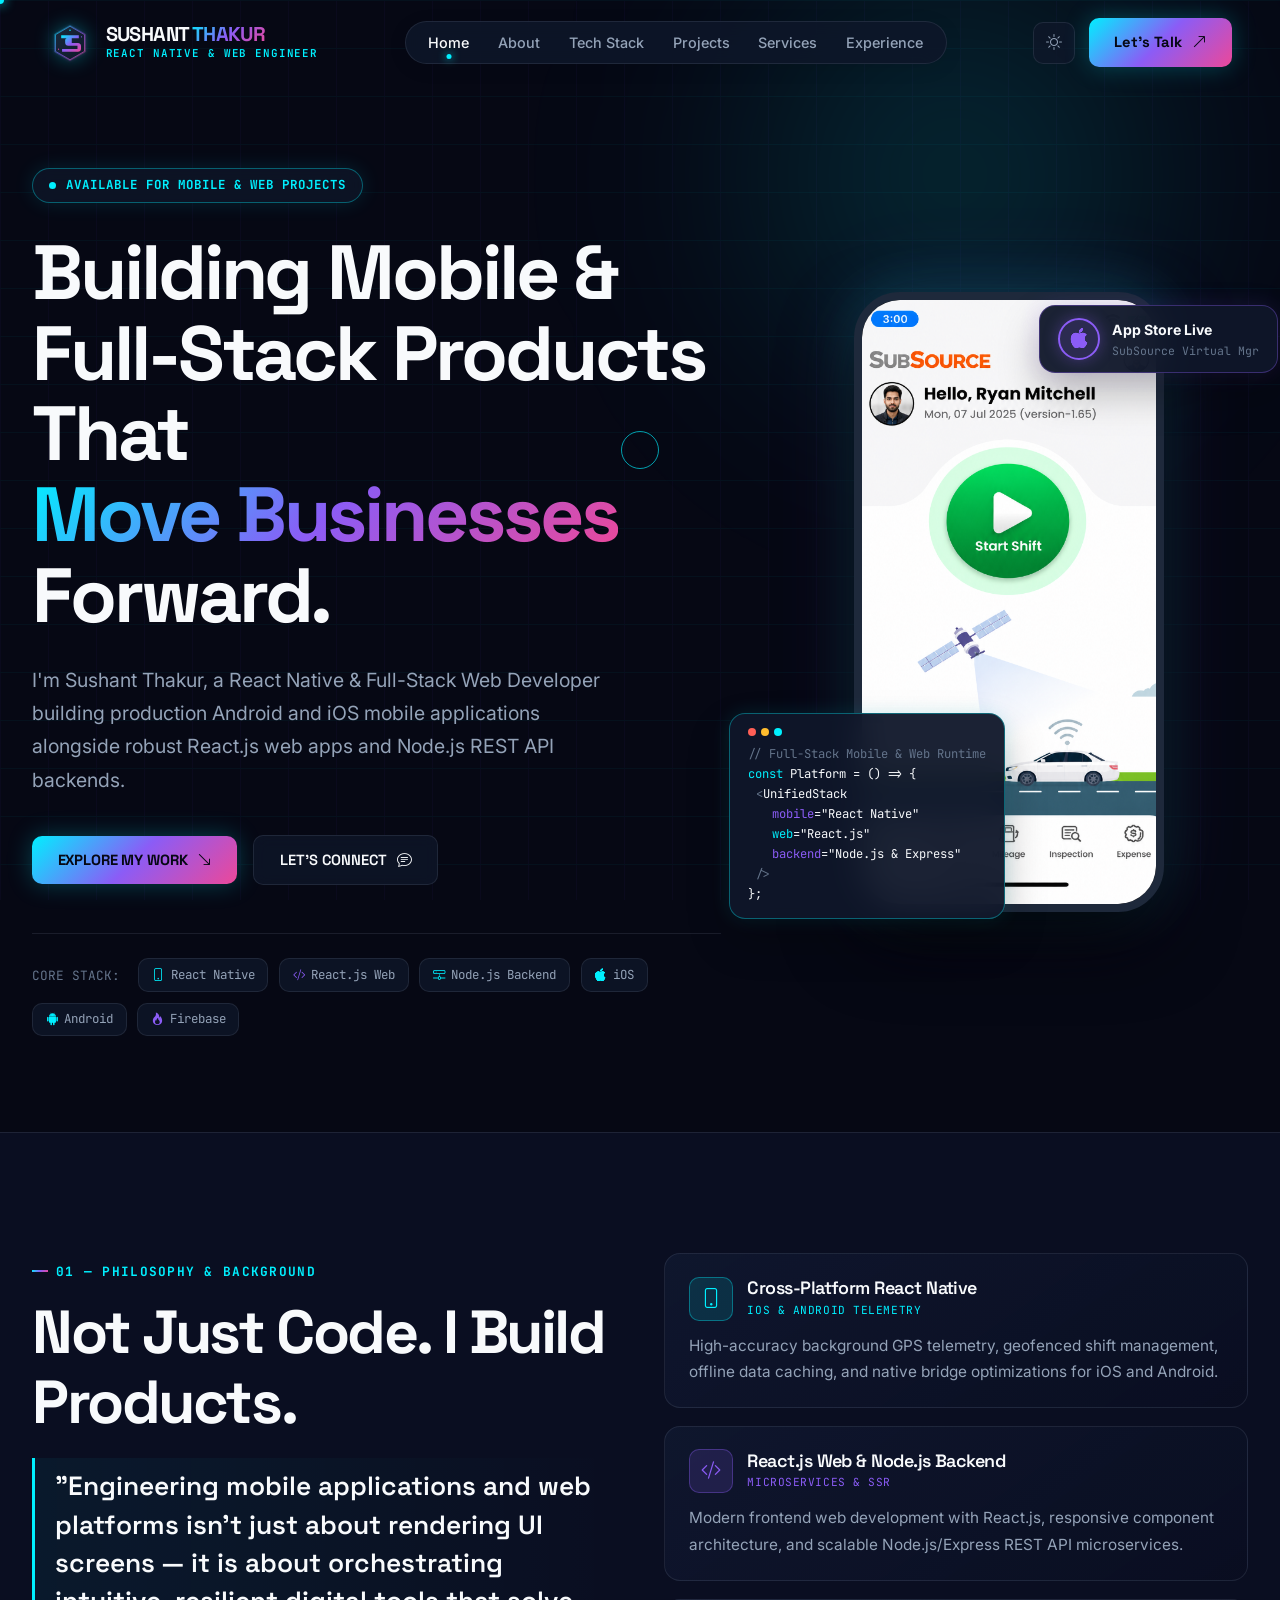
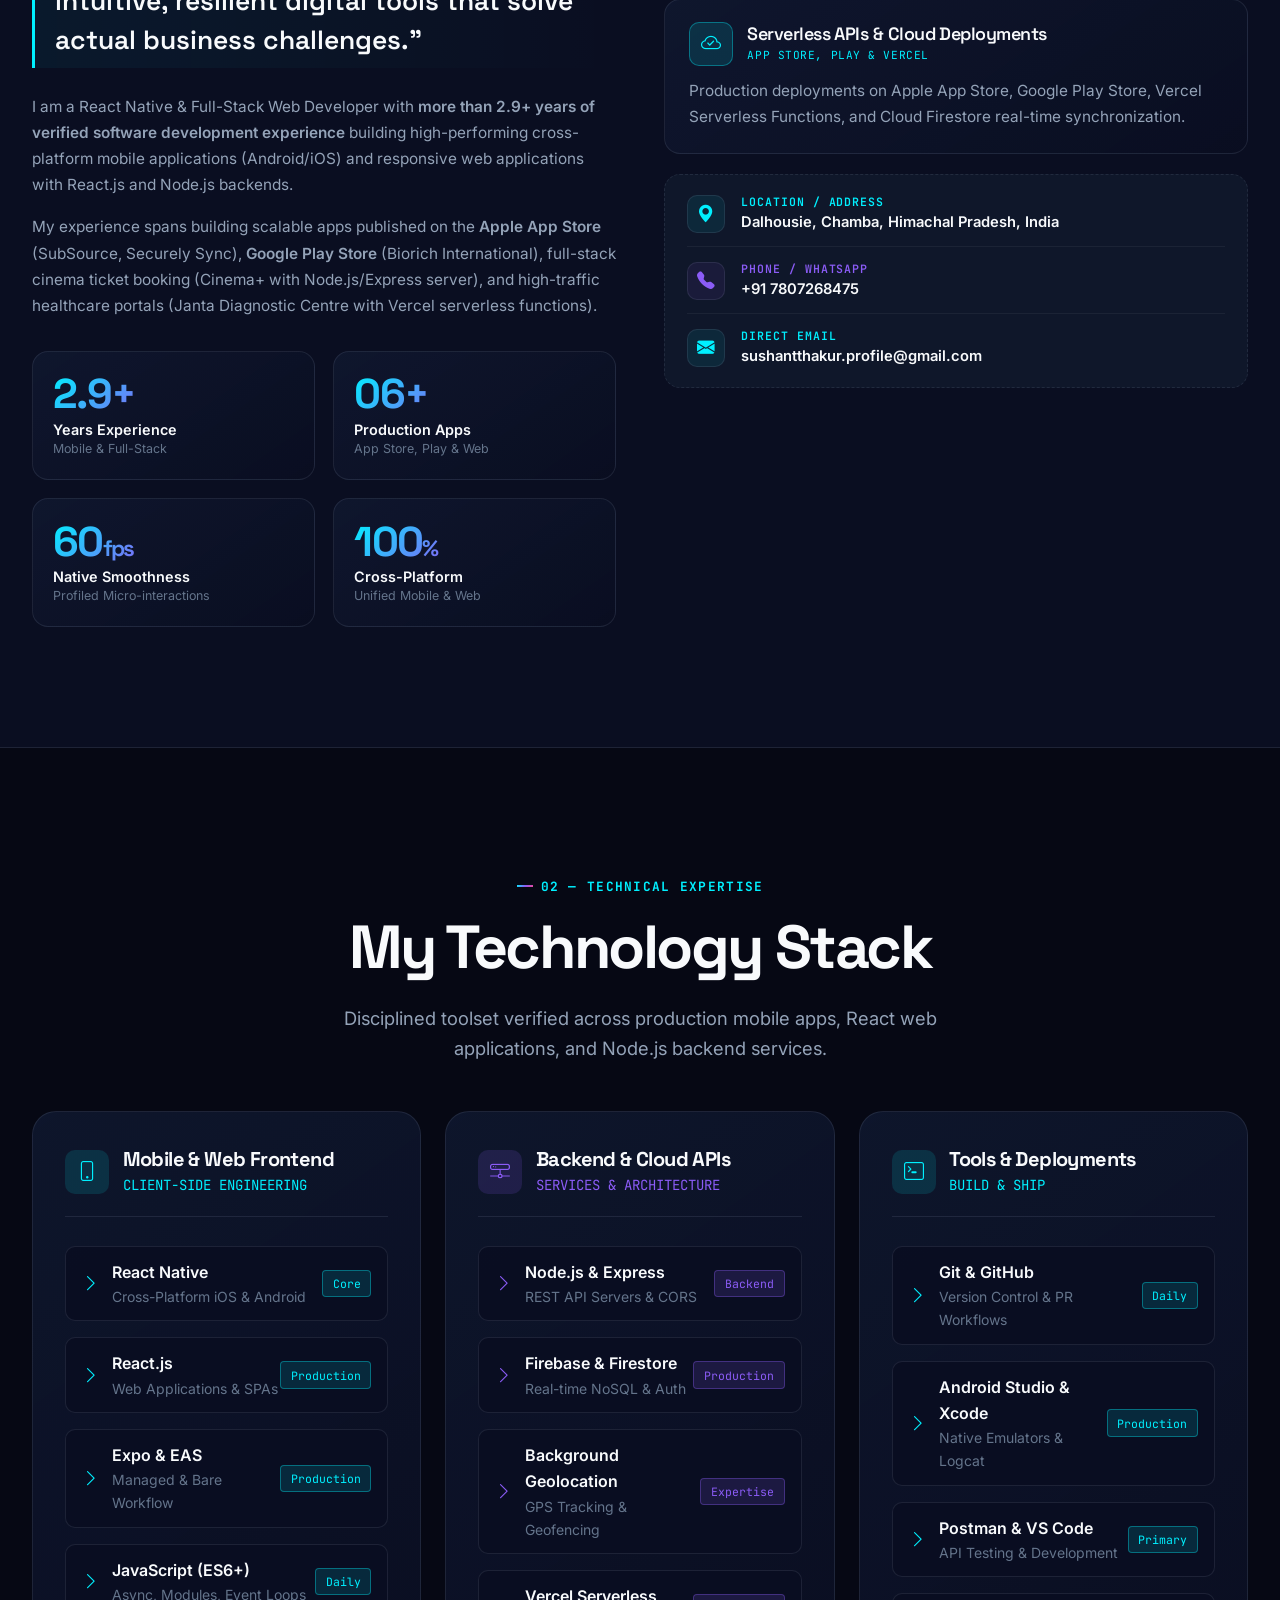
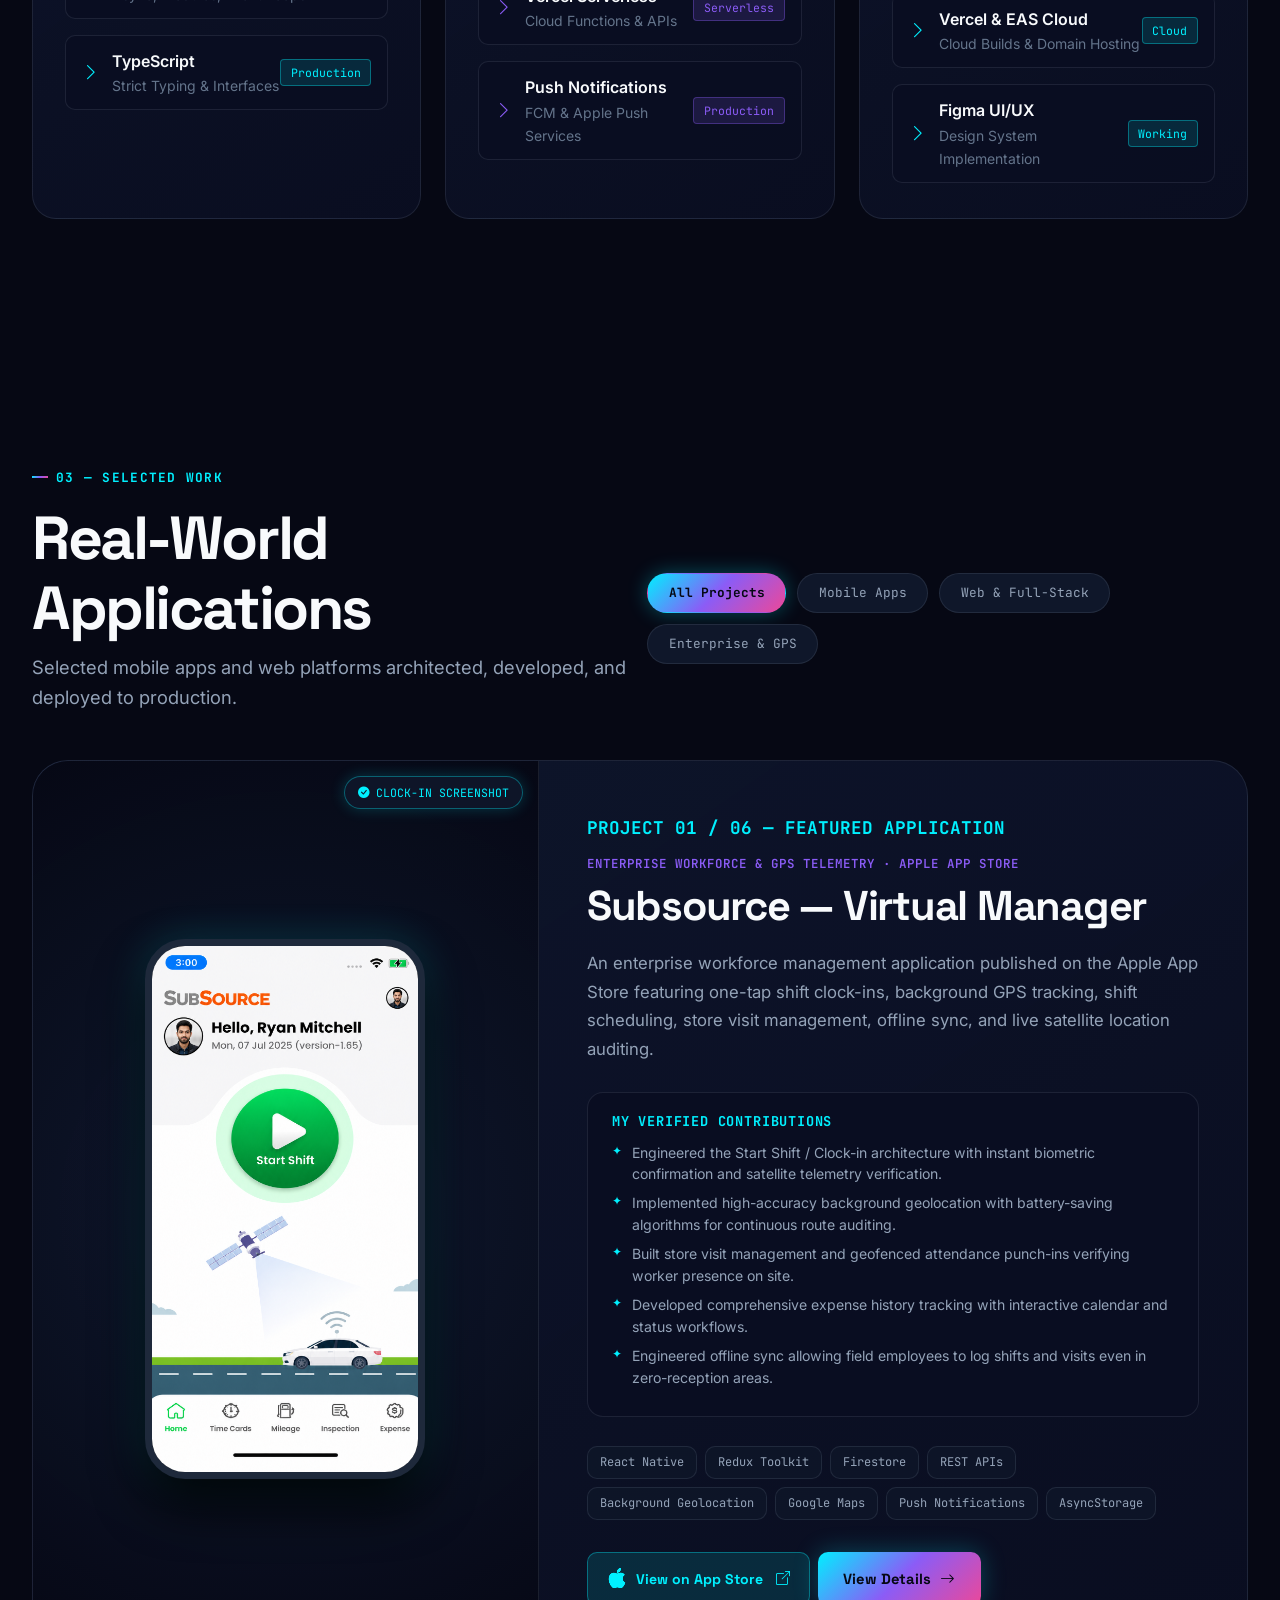
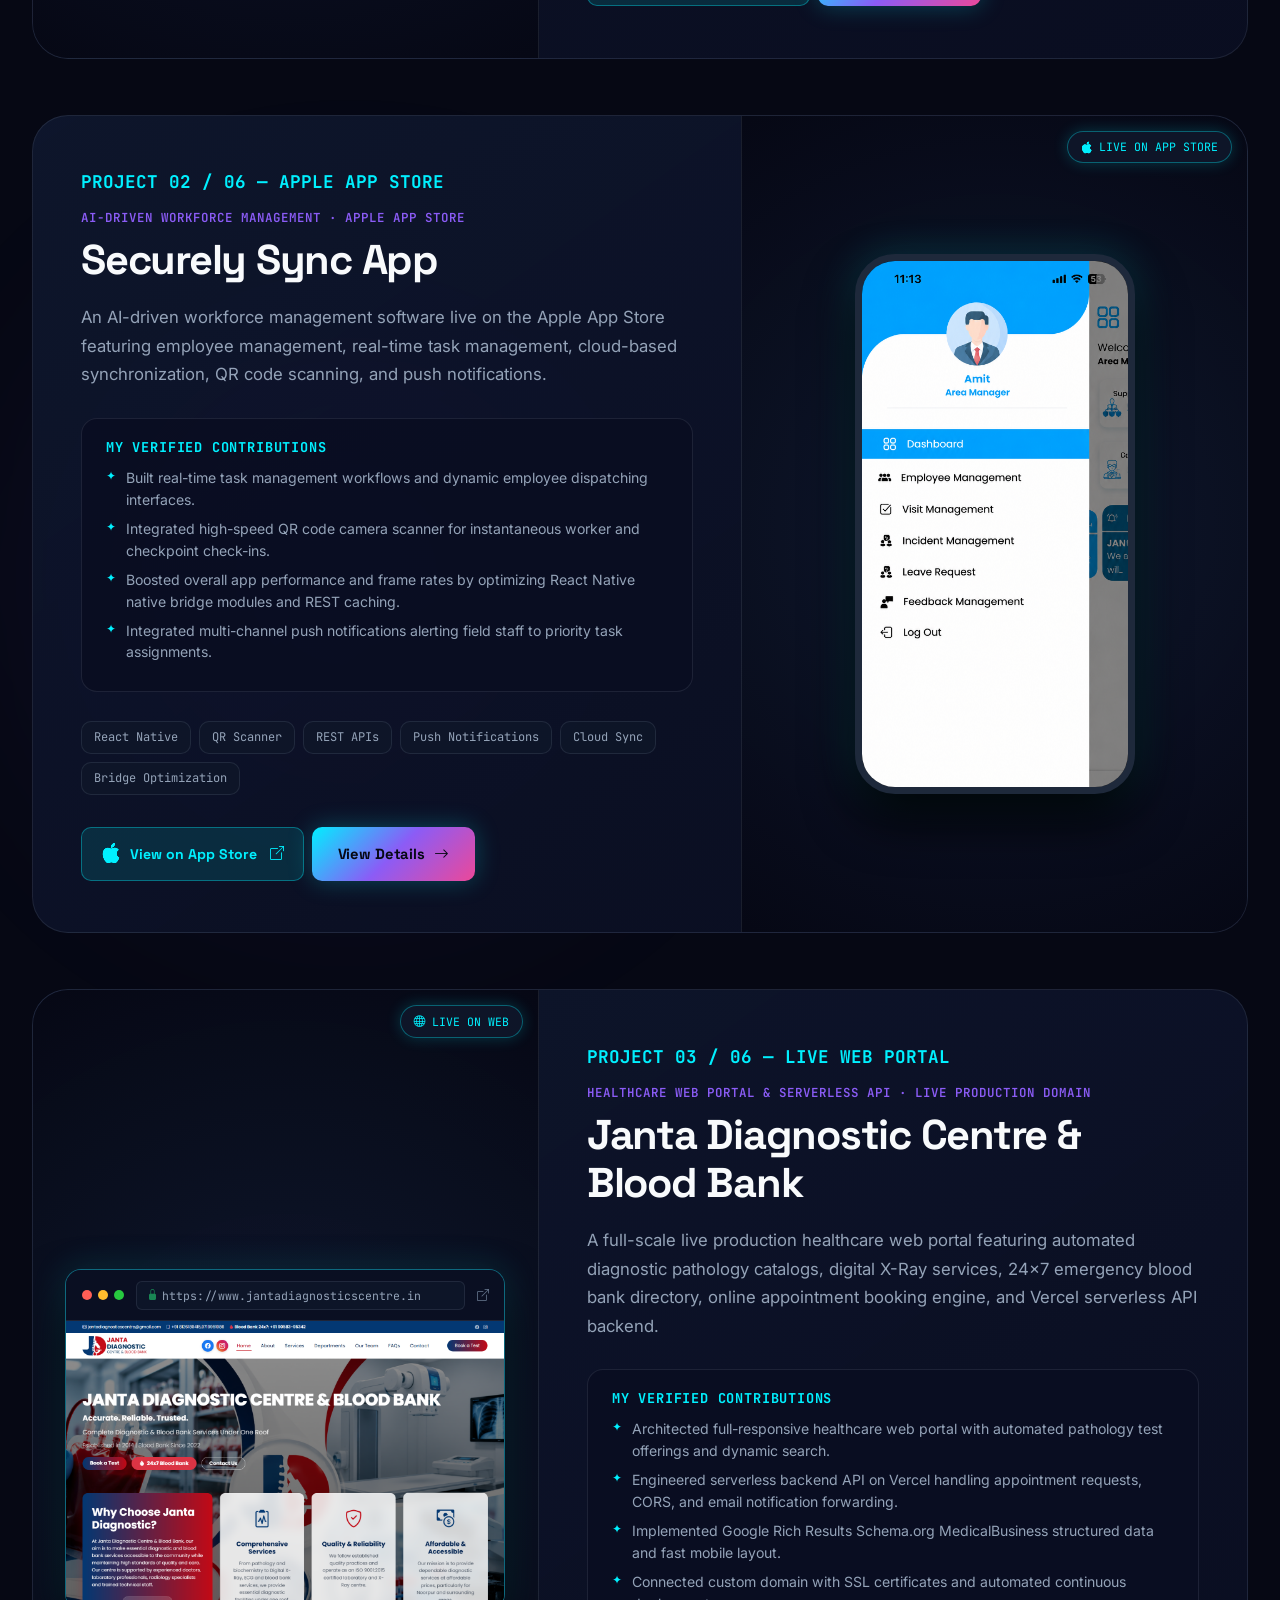
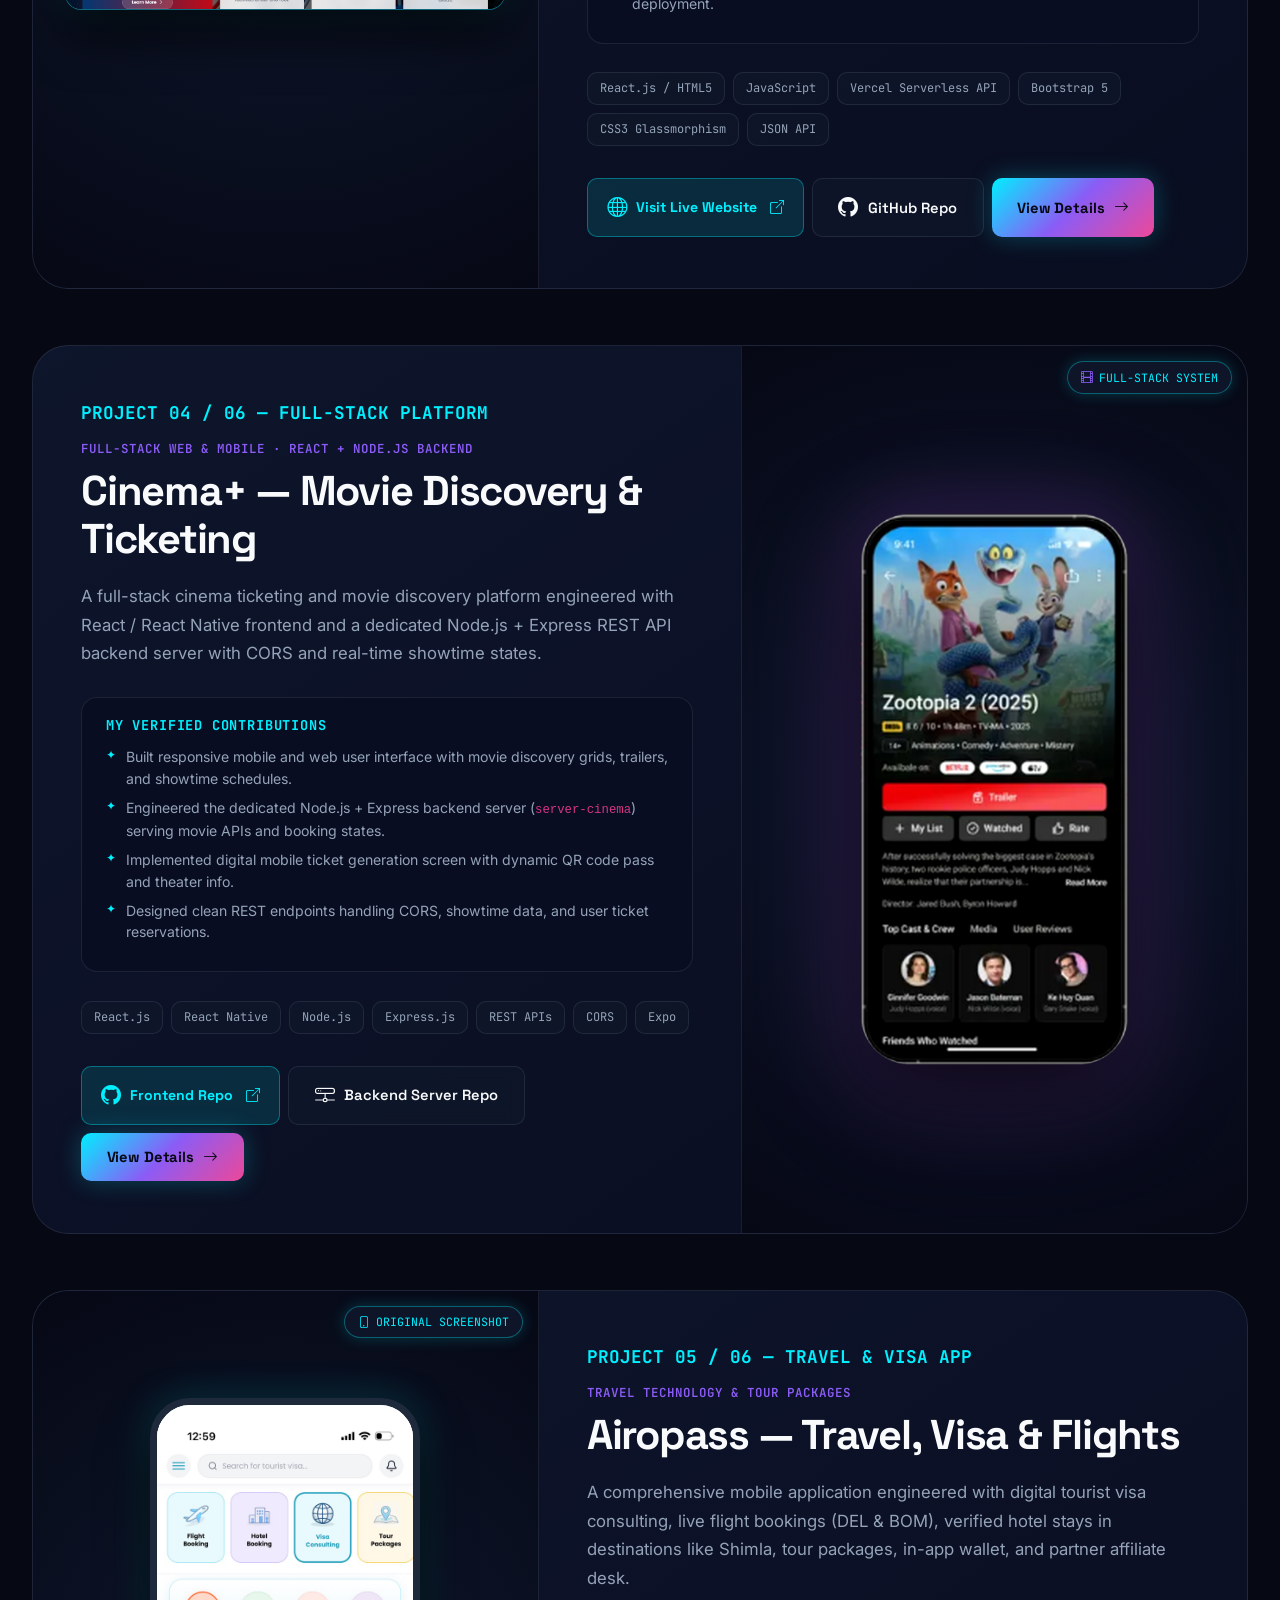
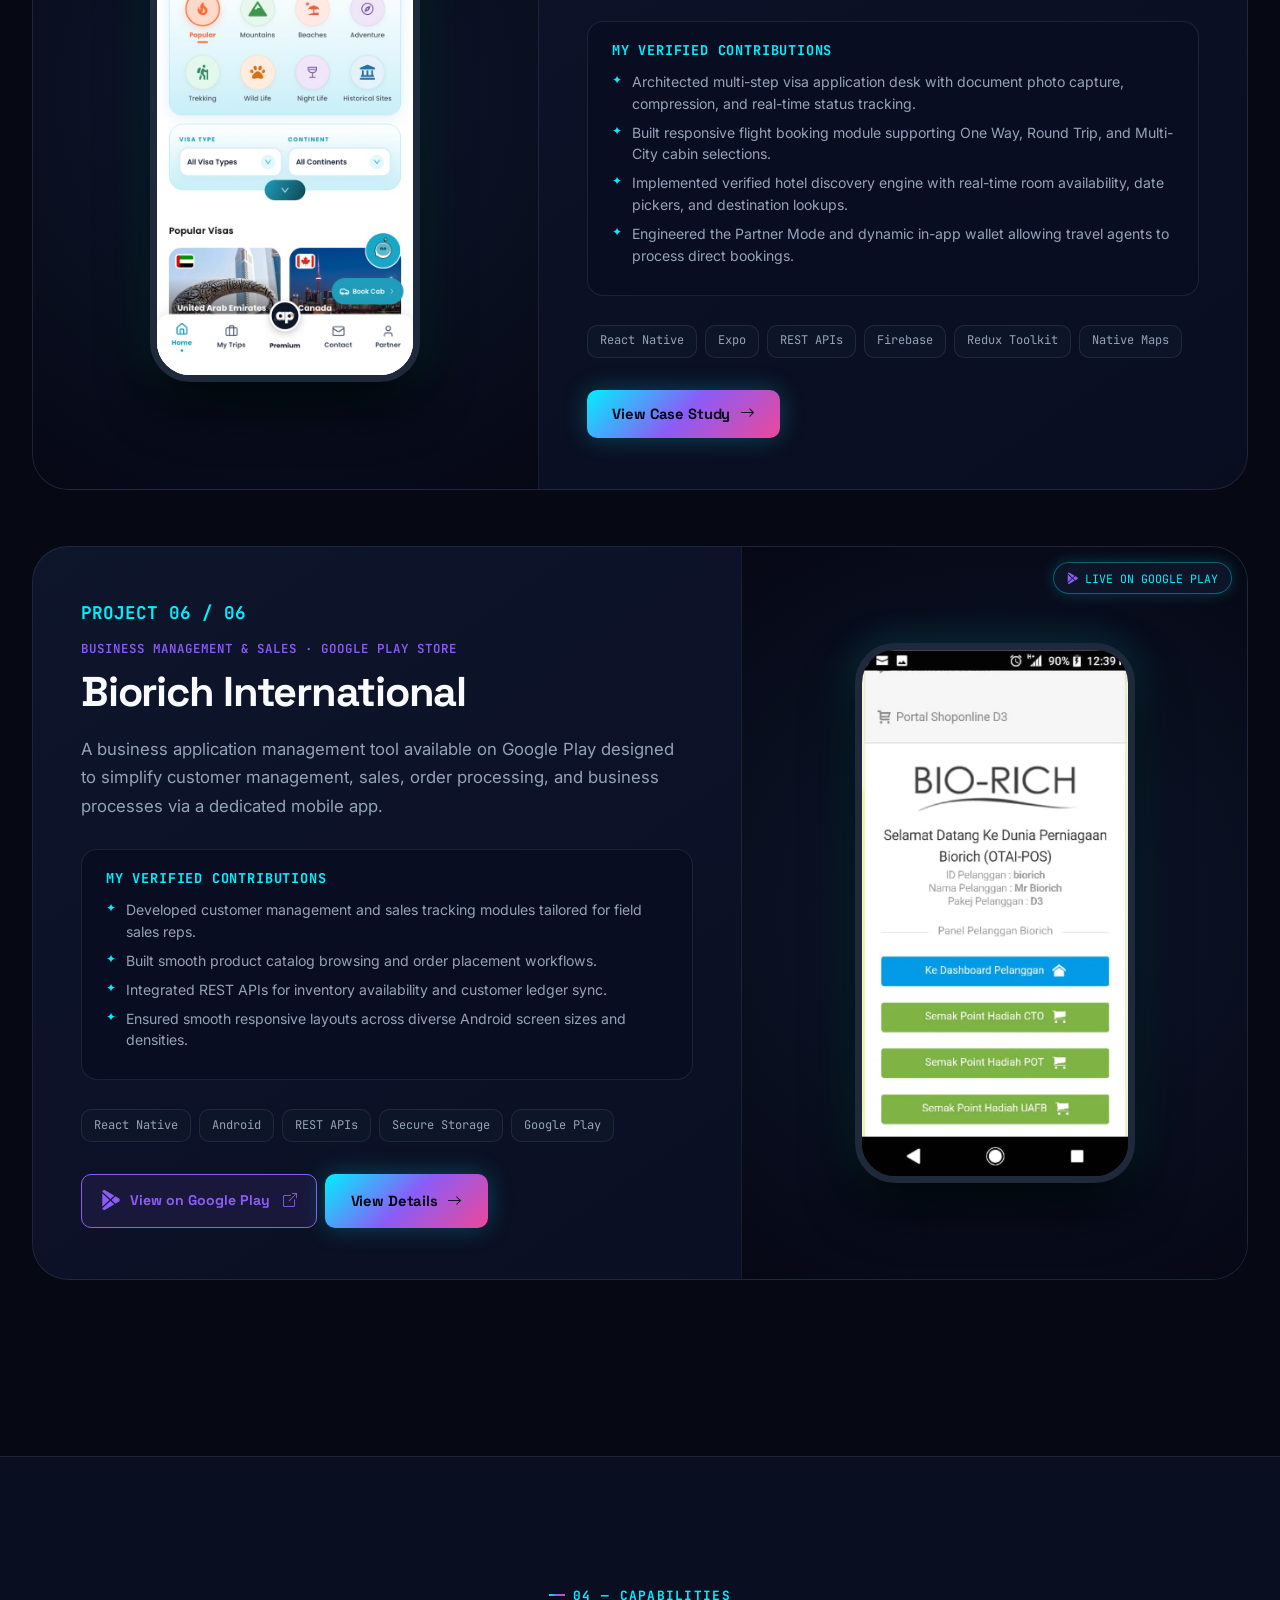
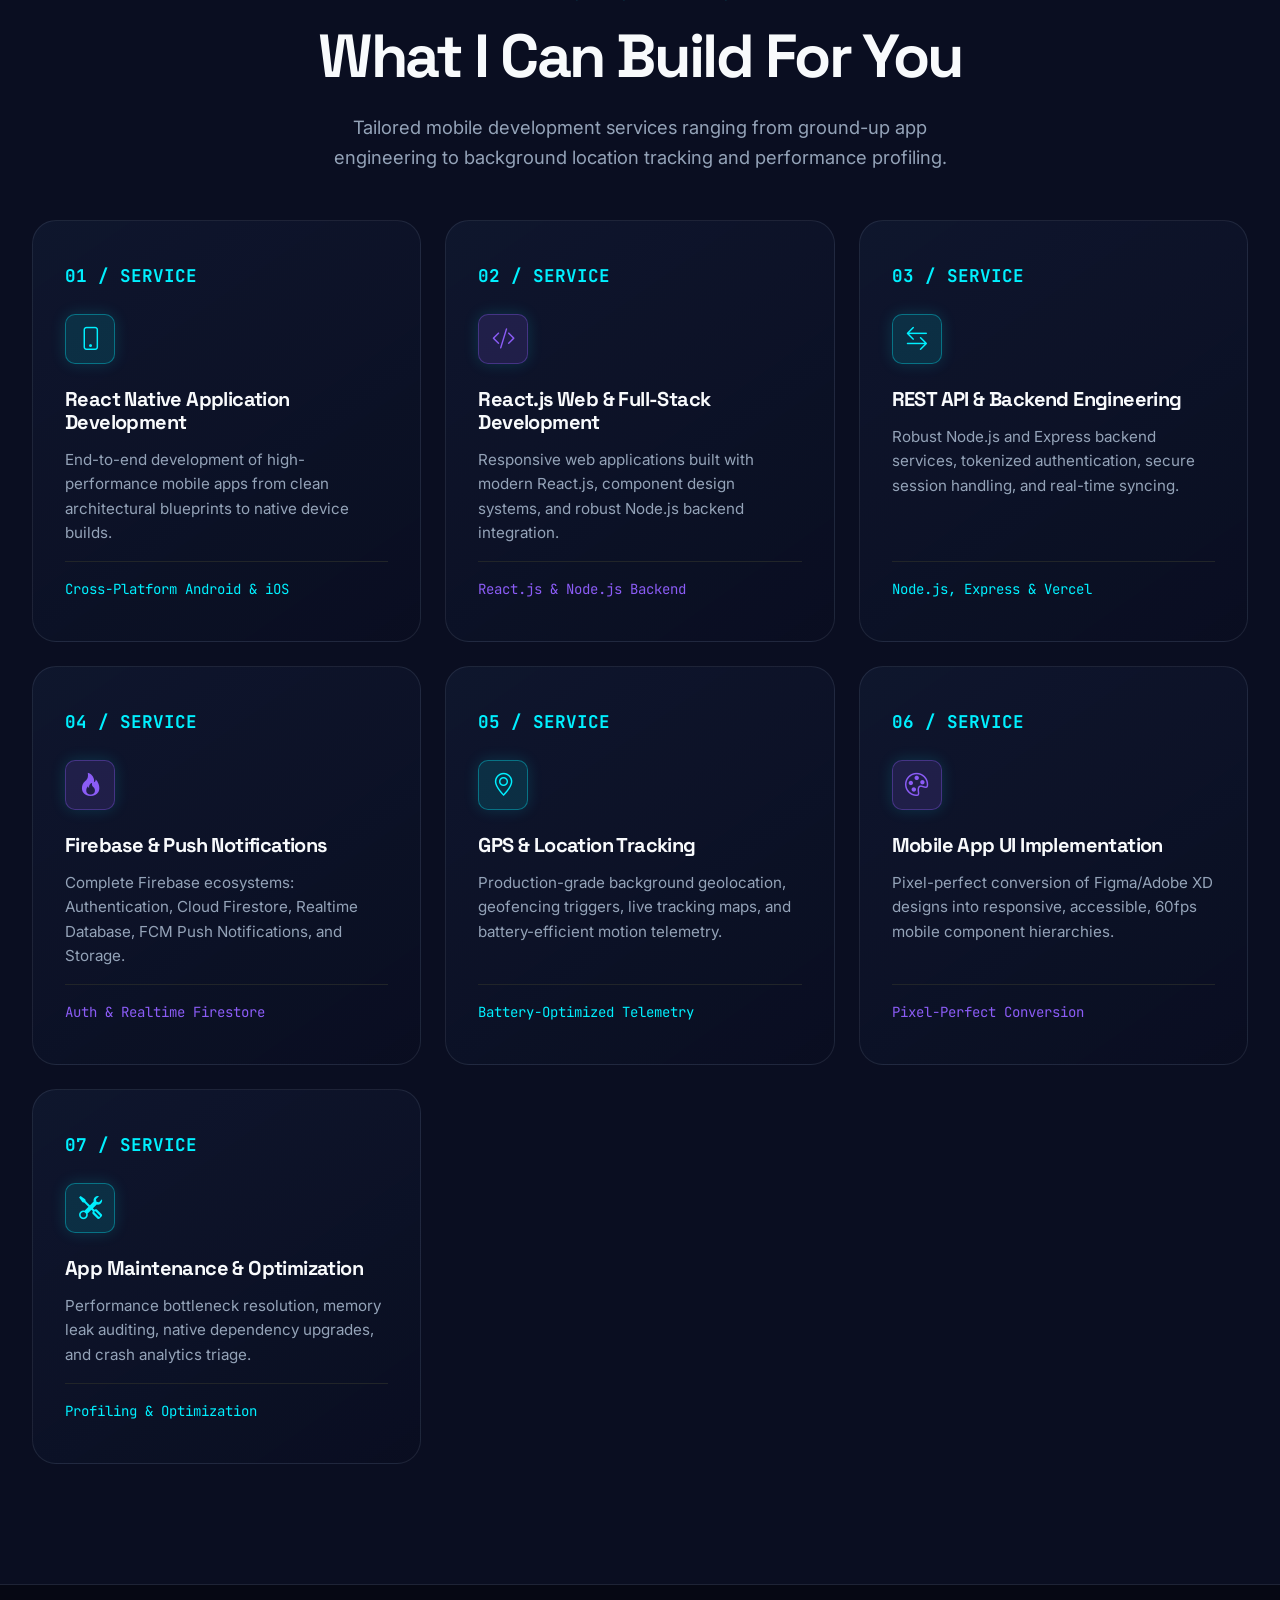
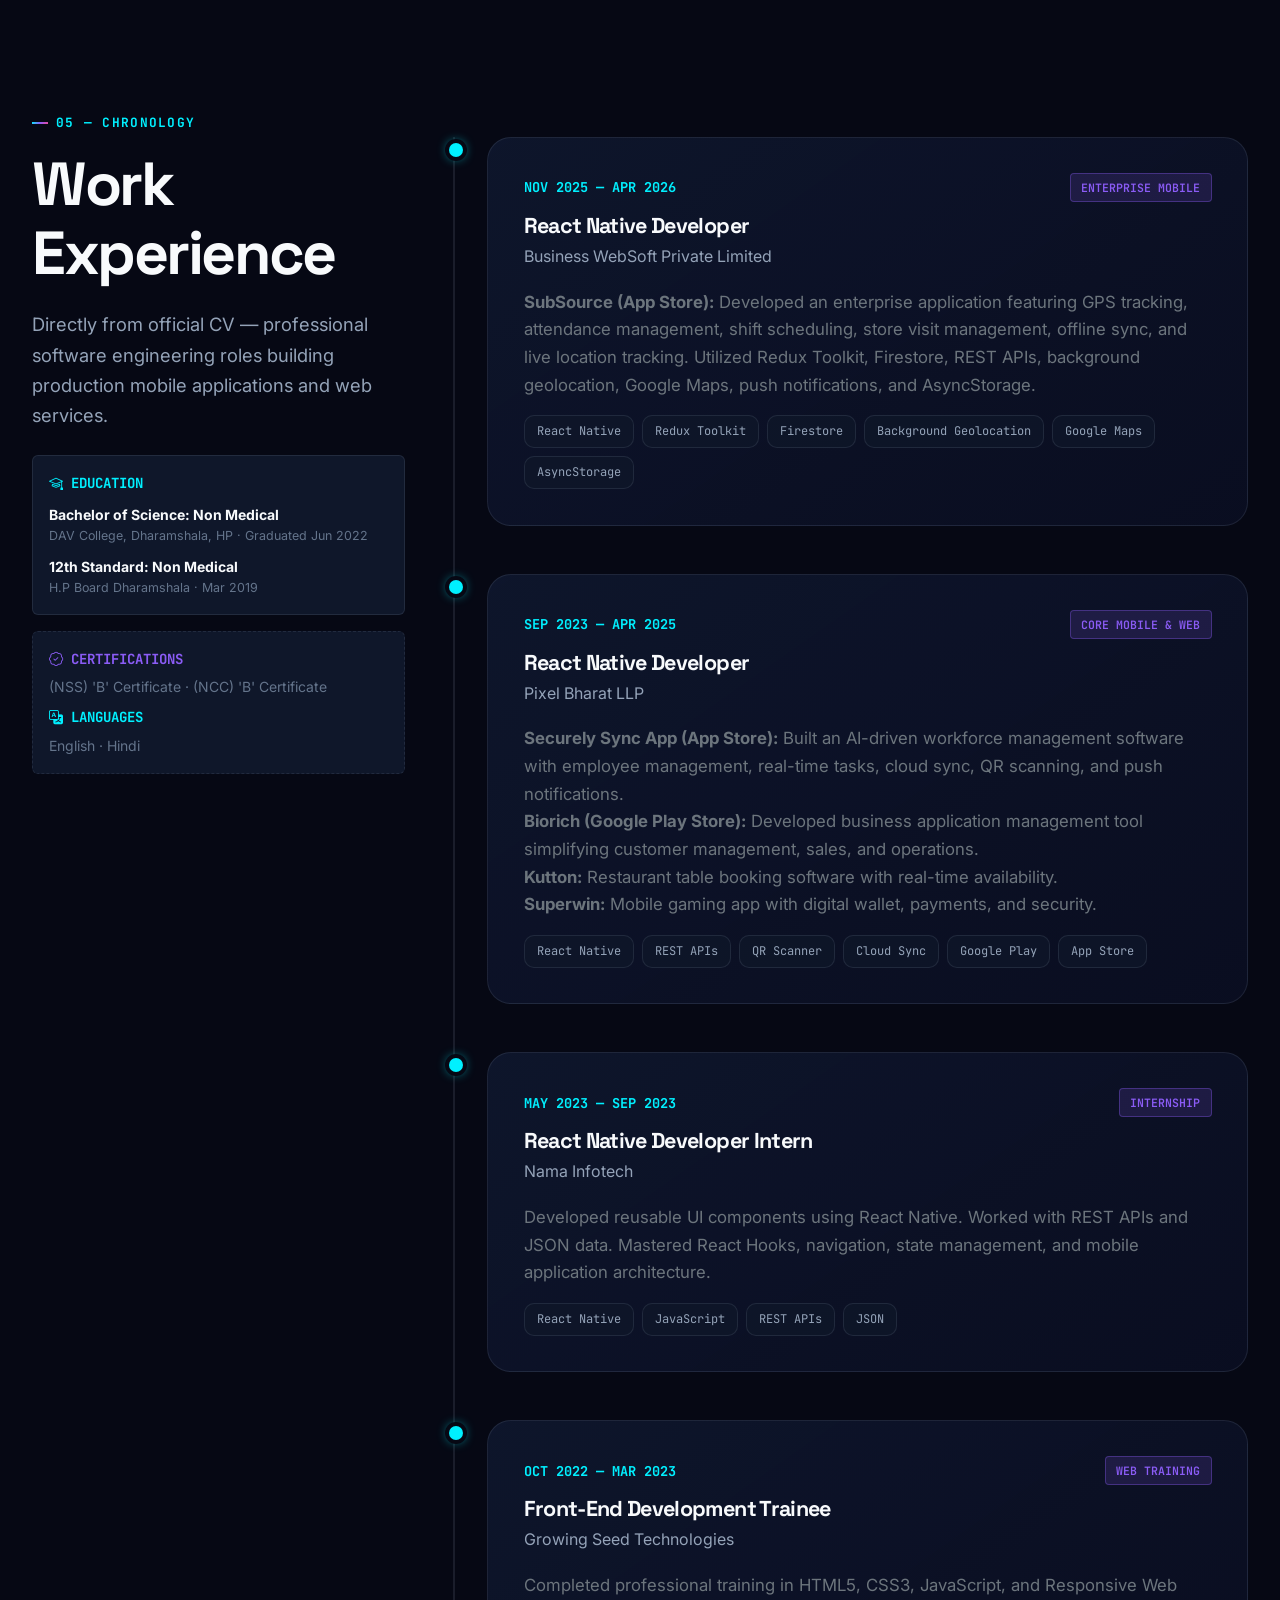
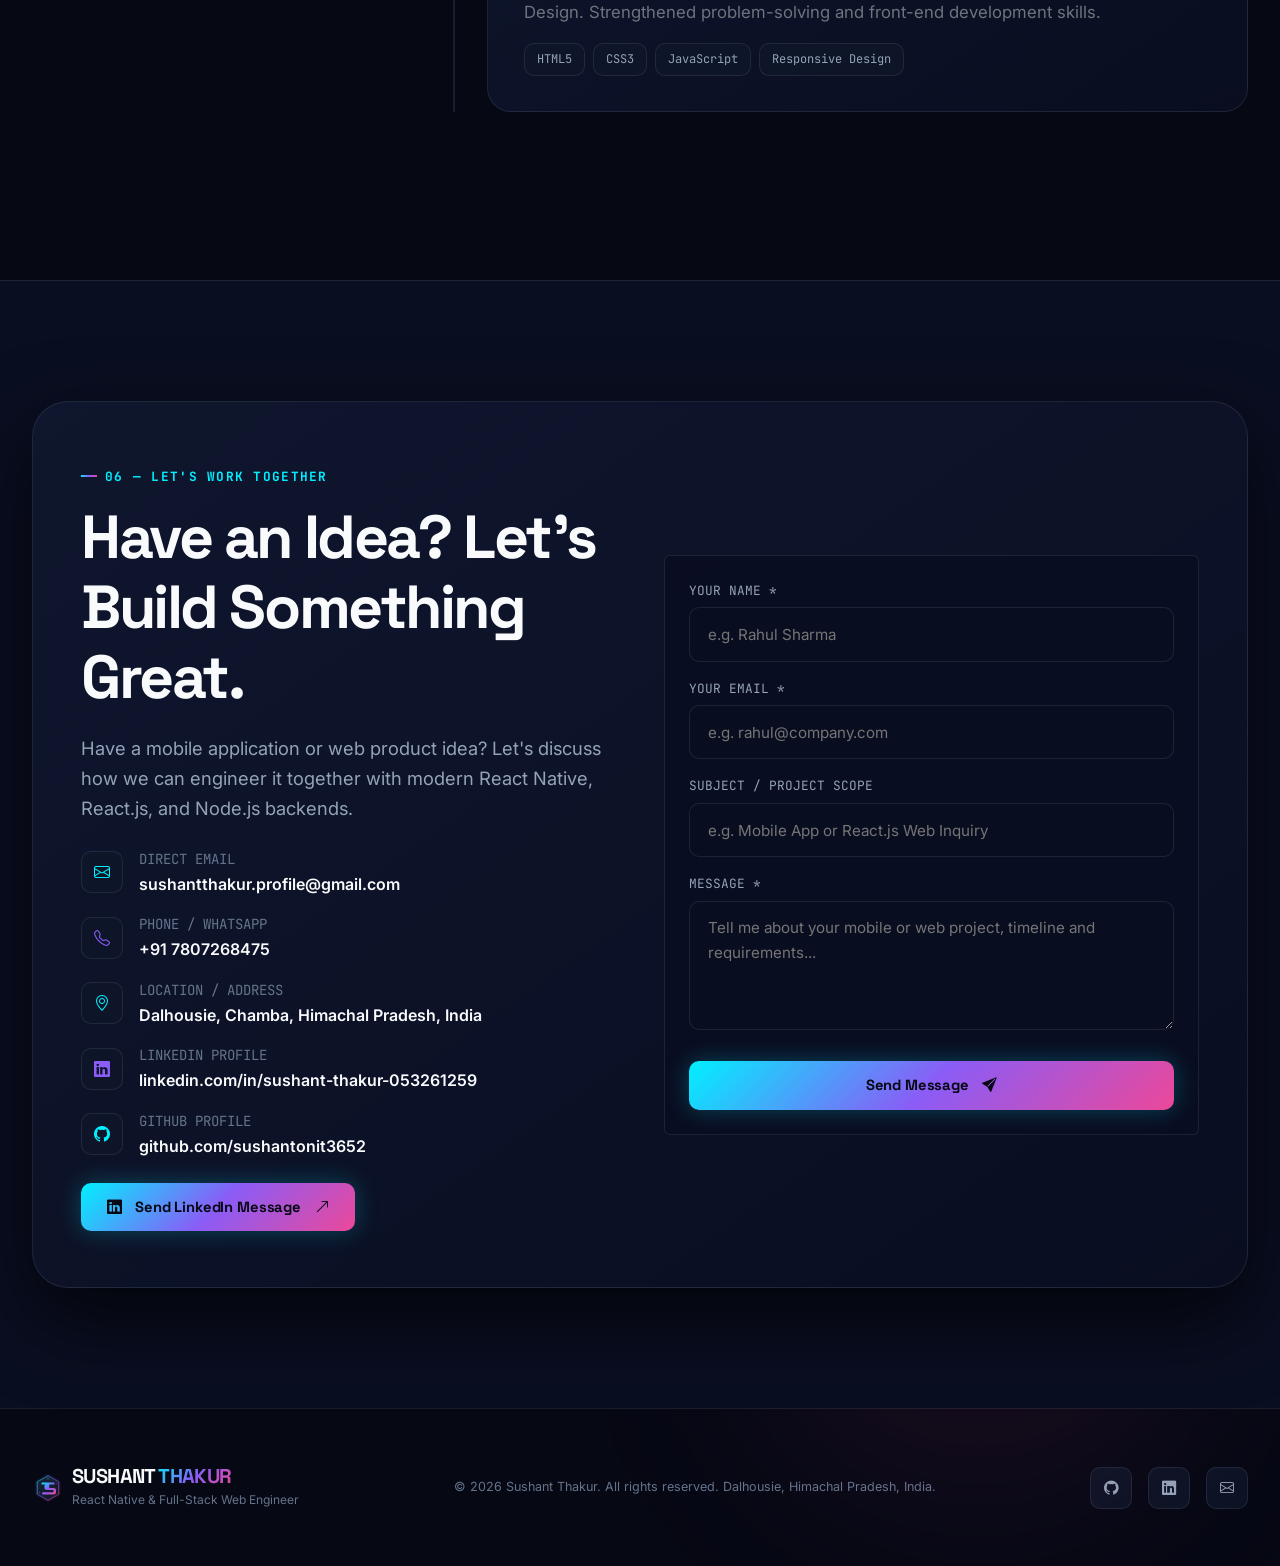
<file: index.html>
<!DOCTYPE html>
<html lang="en" data-theme="dark">

<head>
  <meta charset="utf-8">
  <meta content="width=device-width, initial-scale=1.0" name="viewport">
  <title>Sushant Thakur — React Native & Full-Stack Engineer | Digital Products</title>

  <meta name="description"
    content="Sushant Thakur is a React Native & Full-Stack Developer building high-performance mobile apps and web platforms with React.js, Node.js, and Expo. Live apps on Apple App Store, Google Play, and custom domains.">
  <meta name="keywords"
    content="Sushant Thakur, React Native Developer, React.js, Node.js Backend, SubSource, Cinema+, Janta Diagnostic, Securely Sync, Biorich, Airopass, Expo, Full-Stack Developer">
  <meta name="author" content="Sushant Thakur">
  <meta name="robots" content="index, follow">

  <!-- Open Graph -->
  <meta property="og:type" content="website">
  <meta property="og:title" content="Sushant Thakur — React Native & Full-Stack Engineer">
  <meta property="og:description"
    content="React Native & Full-Stack Web Developer. View live App Store, Google Play, and web applications.">
  <meta property="og:url" content="https://github.com/sushantonit3652/sushant-portfolio">

  <!-- Custom Futuristic Favicon -->
  <link rel="icon" type="image/svg+xml" href="favicon.svg">

  <!-- Vendor CSS -->
  <link href="assets/vendor/bootstrap/css/bootstrap.min.css" rel="stylesheet">
  <link href="assets/vendor/bootstrap-icons/bootstrap-icons.css" rel="stylesheet">
  <link href="assets/vendor/aos/aos.css" rel="stylesheet">

  <!-- Custom Core Design System -->
  <link href="assets/css/portfolio.css" rel="stylesheet">
</head>

<body>

  <!-- Custom Cursor (Desktop Only) -->
  <div class="custom-cursor-dot d-none d-lg-block"></div>
  <div class="custom-cursor-ring d-none d-lg-block"></div>

  <!-- Ambient Radiant Glow Lights -->
  <div class="ambient-glow-top"></div>
  <div class="ambient-glow-mid"></div>
  <div class="ambient-glow-bottom"></div>

  <!-- Site Navigation Bar -->
  <nav class="site-navbar" id="navbar">
    <div class="container-fluid px-3 px-sm-4 px-lg-5 d-flex align-items-center justify-content-between">

      <!-- Brand Geometric SVG Logo -->
      <a href="#hero" class="brand-wrapper">
        <img src="assets/img/logo.svg" alt="Sushant Thakur Logo" class="brand-logo-img">
        <div class="brand-text-block">
          <span class="brand-name">SUSHANT <span>THAKUR</span></span>
          <span class="brand-role">React Native & Web Engineer</span>
        </div>
        <span class="brand-status-pill d-none d-xxl-inline-flex ms-2">
          <span class="pulse-dot"></span> AVAILABLE FOR PROJECTS
        </span>
      </a>

      <!-- Center Desktop Nav Links -->
      <ul class="nav-links-desktop">
        <li><a href="#hero" class="active">Home</a></li>
        <li><a href="#about">About</a></li>
        <li><a href="#skills">Tech Stack</a></li>
        <li><a href="#projects">Projects</a></li>
        <li><a href="#services">Services</a></li>
        <li><a href="#experience">Experience</a></li>
      </ul>

      <!-- Right Nav Actions -->
      <div class="nav-actions">
        <!-- Theme Switcher -->
        <button class="theme-toggle-btn" id="themeToggleBtn" aria-label="Toggle Dark/Light Mode" title="Toggle Theme">
          <i class="bi bi-sun"></i>
        </button>


        <!-- Primary CTA (Visible on tablet & desktop) -->
        <a href="#contact" class="btn-prime d-none d-md-inline-flex">
          Let's Talk <i class="bi bi-arrow-up-right"></i>
        </a>

        <!-- Mobile Menu Hamburger Button -->
        <button class="mobile-toggle-btn" id="mobileMenuBtn" aria-label="Open Navigation Menu"
          title="Open Navigation Menu">
          <i class="bi bi-list"></i>
        </button>
      </div>

      <!-- Micro Scroll Progress Indicator -->
      <div class="nav-scroll-progress" id="navScrollProgress"></div>
  </nav>

  <!-- Mobile Drawer Overlay -->
  <div class="drawer-overlay"></div>

  <!-- Mobile Offcanvas Drawer -->
  <div class="mobile-drawer" id="mobileDrawer">

    <!-- Drawer Header -->
    <div class="drawer-header">
      <div class="d-flex align-items-center gap-2">
        <img src="assets/img/logo.svg" alt="ST Logo" style="width: 34px; height: 34px;">
        <div class="d-flex flex-column">
          <span class="brand-name" style="font-size: 1.05rem;">SUSHANT <span>THAKUR</span></span>
          <span class="brand-role" style="font-size: 0.6rem;">Mobile & Web Engineer</span>
        </div>
      </div>
      <div class="d-flex align-items-center gap-2">
        <button class="theme-toggle-btn" aria-label="Toggle Dark/Light Mode" title="Toggle Theme">
          <i class="bi bi-sun"></i>
        </button>
        <button class="drawer-close-btn" aria-label="Close menu" title="Close Menu">
          <i class="bi bi-x-lg"></i>
        </button>
      </div>
    </div>

    <!-- Status Pill -->
    <div class="drawer-status-wrap">
      <span class="brand-status-pill">
        <span class="pulse-dot"></span> AVAILABLE FOR PROJECTS
      </span>
    </div>

    <!-- Scrollable Drawer Navigation -->
    <div class="drawer-body">
      <ul class="drawer-nav-list">
        <li>
          <a href="#hero" class="drawer-nav-item active">
            <span class="drawer-nav-num">01</span>
            <span class="drawer-nav-text">Home</span>
            <i class="bi bi-chevron-right drawer-nav-arrow"></i>
          </a>
        </li>
        <li>
          <a href="#about" class="drawer-nav-item">
            <span class="drawer-nav-num">02</span>
            <span class="drawer-nav-text">About Me</span>
            <i class="bi bi-chevron-right drawer-nav-arrow"></i>
          </a>
        </li>
        <li>
          <a href="#skills" class="drawer-nav-item">
            <span class="drawer-nav-num">03</span>
            <span class="drawer-nav-text">Technology Stack</span>
            <i class="bi bi-chevron-right drawer-nav-arrow"></i>
          </a>
        </li>
        <li>
          <a href="#projects" class="drawer-nav-item">
            <span class="drawer-nav-num">04</span>
            <span class="drawer-nav-text">Selected Projects</span>
            <i class="bi bi-chevron-right drawer-nav-arrow"></i>
          </a>
        </li>
        <li>
          <a href="#services" class="drawer-nav-item">
            <span class="drawer-nav-num">05</span>
            <span class="drawer-nav-text">Services & Capabilities</span>
            <i class="bi bi-chevron-right drawer-nav-arrow"></i>
          </a>
        </li>
        <li>
          <a href="#experience" class="drawer-nav-item">
            <span class="drawer-nav-num">06</span>
            <span class="drawer-nav-text">Work Experience</span>
            <i class="bi bi-chevron-right drawer-nav-arrow"></i>
          </a>
        </li>
        <li>
          <a href="#contact" class="drawer-nav-item">
            <span class="drawer-nav-num">07</span>
            <span class="drawer-nav-text">Contact & Inquiry</span>
            <i class="bi bi-chevron-right drawer-nav-arrow"></i>
          </a>
        </li>
      </ul>
    </div>

    <!-- Drawer Footer Actions -->
    <div class="drawer-footer">
      <a href="#contact" class="btn-prime w-100 justify-content-center">
        Let's Connect <i class="bi bi-arrow-up-right"></i>
      </a>
      <div class="drawer-socials">
        <a href="https://github.com/sushantonit3652" target="_blank" rel="noopener noreferrer"
          class="footer-social-link" title="GitHub"><i class="bi bi-github"></i></a>
        <a href="https://www.linkedin.com/in/sushant-thakur-053261259/" target="_blank" rel="noopener noreferrer"
          class="footer-social-link" title="LinkedIn"><i class="bi bi-linkedin"></i></a>
        <a href="mailto:sushantthakur.profile@gmail.com" class="footer-social-link" title="Email"><i
            class="bi bi-envelope"></i></a>
      </div>
    </div>

  </div>

  <!-- =========================================================================
       HERO SECTION
       ========================================================================= -->
  <section class="hero-section" id="hero">
    <div class="container">
      <div class="row align-items-center g-5">

        <!-- Left Column -->
        <div class="col-lg-7" data-aos="fade-up">

          <div class="hero-editorial-badge">
            <span class="pulse-dot"></span>
            <span class="font-mono text-cyan"
              style="font-size: 0.78rem; font-weight: 700; letter-spacing: 0.08em;">AVAILABLE FOR MOBILE & WEB
              PROJECTS</span>
          </div>

          <h1 class="hero-headline">
            Building Mobile & Full-Stack Products That <span class="text-gradient">Move Businesses</span> Forward.
          </h1>

          <p class="hero-subtitle">
            I'm Sushant Thakur, a React Native & Full-Stack Web Developer building production Android and iOS mobile
            applications alongside robust React.js web apps and Node.js REST API backends.
          </p>

          <div class="hero-cta-group">
            <a href="#projects" class="btn-prime">
              EXPLORE MY WORK <i class="bi bi-arrow-down-right"></i>
            </a>
            <a href="#contact" class="btn-ghost">
              LET'S CONNECT <i class="bi bi-chat-text"></i>
            </a>
          </div>

          <div class="hero-tech-pills">
            <span class="text-muted-custom font-mono me-2" style="font-size: 0.8rem;">CORE STACK:</span>
            <span class="tech-tag-pill"><i class="bi bi-phone text-cyan"></i> React Native</span>
            <span class="tech-tag-pill"><i class="bi bi-code-slash text-purple"></i> React.js Web</span>
            <span class="tech-tag-pill"><i class="bi bi-hdd-network text-cyan"></i> Node.js Backend</span>
            <span class="tech-tag-pill"><i class="bi bi-apple text-cyan"></i> iOS</span>
            <span class="tech-tag-pill"><i class="bi bi-android2 text-cyan"></i> Android</span>
            <span class="tech-tag-pill"><i class="bi bi-fire text-purple"></i> Firebase</span>
          </div>

        </div>

        <!-- Right Column: SubSource Real Clock-In Screen Mockup -->
        <div class="col-lg-5" data-aos="fade-left" data-aos-delay="150">
          <div class="hero-device-stage">

            <div class="phone-mockup-frame">
              <img src="assets/img/projects/subsource-startshift.png" alt="SubSource Start Shift Clock-In App Screen"
                class="phone-screen-img">
            </div>

            <!-- Floating Code Snippet Card -->
            <div class="floating-code-card d-none d-sm-block">
              <div class="code-header-dots">
                <span></span><span></span><span></span>
              </div>
              <div class="text-muted-custom">// Full-Stack Mobile & Web Runtime</div>
              <div><span class="text-cyan">const</span> Platform = () =&gt; {</div>
              <div class="ps-2"><span class="text-muted-custom">&lt;</span><span
                  class="text-contrast">UnifiedStack</span></div>
              <div class="ps-4"><span class="text-purple">mobile</span>="React Native"</div>
              <div class="ps-4"><span class="text-cyan">web</span>="React.js"</div>
              <div class="ps-4"><span class="text-purple">backend</span>="Node.js & Express"</div>
              <div class="ps-2"><span class="text-muted-custom">/&gt;</span></div>
              <div>};</div>
            </div>

            <!-- Floating Performance Metric Badge -->
            <div class="floating-metric-badge d-none d-sm-flex">
              <div class="metric-circle">
                <i class="bi bi-apple fs-5"></i>
              </div>
              <div>
                <div class="fw-bold text-contrast" style="font-size: 0.88rem;">App Store Live</div>
                <div class="text-muted-custom font-mono" style="font-size: 0.72rem;">SubSource Virtual Mgr</div>
              </div>
            </div>

          </div>
        </div>

      </div>
    </div>
  </section>

  <!-- =========================================================================
       ABOUT ME SECTION
       ========================================================================= -->
  <section class="about-section" id="about">
    <div class="container">

      <div class="row g-4 g-lg-5 align-items-start">

        <!-- Left Side: Editorial Manifesto & Personal Brand -->
        <div class="col-lg-6" data-aos="fade-up">
          <span class="section-label">01 — PHILOSOPHY & BACKGROUND</span>
          <h2 class="section-title">Not Just Code. I Build Products.</h2>

          <div class="editorial-quote">
            "Engineering mobile applications and web platforms isn't just about rendering UI screens — it is about
            orchestrating intuitive, resilient digital tools that solve actual business challenges."
          </div>

          <p class="mb-3">
            I am a React Native & Full-Stack Web Developer with <strong>more than 2.9+ years of verified software
              development experience</strong> building high-performing cross-platform mobile applications (Android/iOS)
            and responsive web applications with React.js and Node.js backends.
          </p>

          <p class="mb-4">
            My experience spans building scalable apps published on the <strong>Apple App Store</strong> (SubSource,
            Securely Sync), <strong>Google Play Store</strong> (Biorich International), full-stack cinema ticket booking
            (Cinema+ with Node.js/Express server), and high-traffic healthcare portals (Janta Diagnostic Centre with
            Vercel serverless functions).
          </p>

          <!-- 4 Verified Metrics Grid -->
          <div class="stats-grid-container">
            <div class="stat-box">
              <div class="stat-number">2.9+</div>
              <div class="stat-label">Years Experience</div>
              <div class="stat-sub">Mobile & Full-Stack</div>
            </div>

            <div class="stat-box">
              <div class="stat-number">06+</div>
              <div class="stat-label">Production Apps</div>
              <div class="stat-sub">App Store, Play & Web</div>
            </div>

            <div class="stat-box">
              <div class="stat-number">60<span style="font-size: 1.4rem;">fps</span></div>
              <div class="stat-label">Native Smoothness</div>
              <div class="stat-sub">Profiled Micro-interactions</div>
            </div>

            <div class="stat-box">
              <div class="stat-number">100<span style="font-size: 1.4rem;">%</span></div>
              <div class="stat-label">Cross-Platform</div>
              <div class="stat-sub">Unified Mobile & Web</div>
            </div>
          </div>

        </div>

        <!-- Right Side: Architectural Pillars & Verified Credentials -->
        <div class="col-lg-6" data-aos="fade-up" data-aos-delay="150">

          <div class="arch-card">
            <div class="arch-card-header">
              <div class="arch-icon-wrapper">
                <i class="bi bi-phone"></i>
              </div>
              <div>
                <h4 class="arch-card-title">Cross-Platform React Native</h4>
                <span class="arch-card-tag">iOS & Android Telemetry</span>
              </div>
            </div>
            <p class="arch-card-desc mb-0">
              High-accuracy background GPS telemetry, geofenced shift management, offline data caching, and native
              bridge optimizations for iOS and Android.
            </p>
          </div>

          <div class="arch-card">
            <div class="arch-card-header">
              <div class="arch-icon-wrapper"
                style="background: var(--accent-purple-dim); border-color: var(--border-purple); color: var(--accent-purple);">
                <i class="bi bi-code-slash"></i>
              </div>
              <div>
                <h4 class="arch-card-title">React.js Web & Node.js Backend</h4>
                <span class="arch-card-tag" style="color: var(--accent-purple);">Microservices & SSR</span>
              </div>
            </div>
            <p class="arch-card-desc mb-0">
              Modern frontend web development with React.js, responsive component architecture, and scalable
              Node.js/Express REST API microservices.
            </p>
          </div>

          <div class="arch-card">
            <div class="arch-card-header">
              <div class="arch-icon-wrapper">
                <i class="bi bi-cloud-check"></i>
              </div>
              <div>
                <h4 class="arch-card-title">Serverless APIs & Cloud Deployments</h4>
                <span class="arch-card-tag">App Store, Play & Vercel</span>
              </div>
            </div>
            <p class="arch-card-desc mb-0">
              Production deployments on Apple App Store, Google Play Store, Vercel Serverless Functions, and Cloud
              Firestore real-time synchronization.
            </p>
          </div>

          <!-- Verified Quick Coordinates Card -->
          <div class="about-coords-card">
            <div class="coord-item">
              <div class="coord-icon-box">
                <i class="bi bi-geo-alt-fill text-cyan"></i>
              </div>
              <div class="coord-content">
                <div class="coord-label text-cyan">LOCATION / ADDRESS</div>
                <div class="coord-value">Dalhousie, Chamba, Himachal Pradesh, India</div>
              </div>
            </div>

            <div class="coord-item">
              <div class="coord-icon-box">
                <i class="bi bi-telephone-fill text-purple"></i>
              </div>
              <div class="coord-content">
                <div class="coord-label text-purple">PHONE / WHATSAPP</div>
                <a href="tel:+917807268475" class="coord-value coord-link text-contrast">+91 7807268475</a>
              </div>
            </div>

            <div class="coord-item">
              <div class="coord-icon-box">
                <i class="bi bi-envelope-fill text-cyan"></i>
              </div>
              <div class="coord-content">
                <div class="coord-label text-cyan">DIRECT EMAIL</div>
                <a href="mailto:sushantthakur.profile@gmail.com" class="coord-value coord-link text-contrast">sushantthakur.profile@gmail.com</a>
              </div>
            </div>
          </div>

        </div>

      </div>

    </div>
  </section>

  <!-- =========================================================================
       TECHNICAL EXPERTISE SECTION
       ========================================================================= -->
  <section class="skills-section" id="skills">
    <div class="container">

      <div class="text-center mb-5" data-aos="fade-up">
        <span class="section-label">02 — TECHNICAL EXPERTISE</span>
        <h2 class="section-title">My Technology Stack</h2>
        <p class="section-desc mx-auto">
          Disciplined toolset verified across production mobile apps, React web applications, and Node.js backend
          services.
        </p>
      </div>

      <div class="row g-4">

        <!-- Group 1: Mobile & Frontend -->
        <div class="col-lg-4" data-aos="fade-up" data-aos-delay="100">
          <div class="skills-category-card">
            <div class="category-header">
              <div class="category-icon"><i class="bi bi-phone"></i></div>
              <div>
                <h4 class="mb-0 fs-5">Mobile & Web Frontend</h4>
                <span class="font-mono text-cyan small">CLIENT-SIDE ENGINEERING</span>
              </div>
            </div>

            <div class="skill-items-list">
              <div class="skill-row-item">
                <div class="skill-title-group">
                  <i class="bi bi-chevron-right text-cyan"></i>
                  <div>
                    <div class="fw-semibold text-contrast">React Native</div>
                    <div class="text-muted-custom small">Cross-Platform iOS & Android</div>
                  </div>
                </div>
                <span class="skill-badge">Core</span>
              </div>

              <div class="skill-row-item">
                <div class="skill-title-group">
                  <i class="bi bi-chevron-right text-cyan"></i>
                  <div>
                    <div class="fw-semibold text-contrast">React.js</div>
                    <div class="text-muted-custom small">Web Applications & SPAs</div>
                  </div>
                </div>
                <span class="skill-badge">Production</span>
              </div>

              <div class="skill-row-item">
                <div class="skill-title-group">
                  <i class="bi bi-chevron-right text-cyan"></i>
                  <div>
                    <div class="fw-semibold text-contrast">Expo & EAS</div>
                    <div class="text-muted-custom small">Managed & Bare Workflow</div>
                  </div>
                </div>
                <span class="skill-badge">Production</span>
              </div>

              <div class="skill-row-item">
                <div class="skill-title-group">
                  <i class="bi bi-chevron-right text-cyan"></i>
                  <div>
                    <div class="fw-semibold text-contrast">JavaScript (ES6+)</div>
                    <div class="text-muted-custom small">Async, Modules, Event Loops</div>
                  </div>
                </div>
                <span class="skill-badge">Daily</span>
              </div>

              <div class="skill-row-item">
                <div class="skill-title-group">
                  <i class="bi bi-chevron-right text-cyan"></i>
                  <div>
                    <div class="fw-semibold text-contrast">TypeScript</div>
                    <div class="text-muted-custom small">Strict Typing & Interfaces</div>
                  </div>
                </div>
                <span class="skill-badge">Production</span>
              </div>
            </div>
          </div>
        </div>

        <!-- Group 2: Backend & Cloud APIs -->
        <div class="col-lg-4" data-aos="fade-up" data-aos-delay="200">
          <div class="skills-category-card">
            <div class="category-header">
              <div class="category-icon" style="background: var(--accent-purple-dim); color: var(--accent-purple);"><i
                  class="bi bi-hdd-network"></i></div>
              <div>
                <h4 class="mb-0 fs-5">Backend & Cloud APIs</h4>
                <span class="font-mono text-purple small">SERVICES & ARCHITECTURE</span>
              </div>
            </div>

            <div class="skill-items-list">
              <div class="skill-row-item">
                <div class="skill-title-group">
                  <i class="bi bi-chevron-right text-purple"></i>
                  <div>
                    <div class="fw-semibold text-contrast">Node.js & Express</div>
                    <div class="text-muted-custom small">REST API Servers & CORS</div>
                  </div>
                </div>
                <span class="skill-badge"
                  style="background: var(--accent-purple-dim); color: var(--accent-purple); border-color: var(--border-purple);">Backend</span>
              </div>

              <div class="skill-row-item">
                <div class="skill-title-group">
                  <i class="bi bi-chevron-right text-purple"></i>
                  <div>
                    <div class="fw-semibold text-contrast">Firebase & Firestore</div>
                    <div class="text-muted-custom small">Real-time NoSQL & Auth</div>
                  </div>
                </div>
                <span class="skill-badge"
                  style="background: var(--accent-purple-dim); color: var(--accent-purple); border-color: var(--border-purple);">Production</span>
              </div>

              <div class="skill-row-item">
                <div class="skill-title-group">
                  <i class="bi bi-chevron-right text-purple"></i>
                  <div>
                    <div class="fw-semibold text-contrast">Background Geolocation</div>
                    <div class="text-muted-custom small">GPS Tracking & Geofencing</div>
                  </div>
                </div>
                <span class="skill-badge"
                  style="background: var(--accent-purple-dim); color: var(--accent-purple); border-color: var(--border-purple);">Expertise</span>
              </div>

              <div class="skill-row-item">
                <div class="skill-title-group">
                  <i class="bi bi-chevron-right text-purple"></i>
                  <div>
                    <div class="fw-semibold text-contrast">Vercel Serverless</div>
                    <div class="text-muted-custom small">Cloud Functions & APIs</div>
                  </div>
                </div>
                <span class="skill-badge"
                  style="background: var(--accent-purple-dim); color: var(--accent-purple); border-color: var(--border-purple);">Serverless</span>
              </div>

              <div class="skill-row-item">
                <div class="skill-title-group">
                  <i class="bi bi-chevron-right text-purple"></i>
                  <div>
                    <div class="fw-semibold text-contrast">Push Notifications</div>
                    <div class="text-muted-custom small">FCM & Apple Push Services</div>
                  </div>
                </div>
                <span class="skill-badge"
                  style="background: var(--accent-purple-dim); color: var(--accent-purple); border-color: var(--border-purple);">Production</span>
              </div>
            </div>
          </div>
        </div>

        <!-- Group 3: Development Tools & Workflow -->
        <div class="col-lg-4" data-aos="fade-up" data-aos-delay="300">
          <div class="skills-category-card">
            <div class="category-header">
              <div class="category-icon"><i class="bi bi-terminal"></i></div>
              <div>
                <h4 class="mb-0 fs-5">Tools & Deployments</h4>
                <span class="font-mono text-cyan small">BUILD & SHIP</span>
              </div>
            </div>

            <div class="skill-items-list">
              <div class="skill-row-item">
                <div class="skill-title-group">
                  <i class="bi bi-chevron-right text-cyan"></i>
                  <div>
                    <div class="fw-semibold text-contrast">Git & GitHub</div>
                    <div class="text-muted-custom small">Version Control & PR Workflows</div>
                  </div>
                </div>
                <span class="skill-badge">Daily</span>
              </div>

              <div class="skill-row-item">
                <div class="skill-title-group">
                  <i class="bi bi-chevron-right text-cyan"></i>
                  <div>
                    <div class="fw-semibold text-contrast">Android Studio & Xcode</div>
                    <div class="text-muted-custom small">Native Emulators & Logcat</div>
                  </div>
                </div>
                <span class="skill-badge">Production</span>
              </div>

              <div class="skill-row-item">
                <div class="skill-title-group">
                  <i class="bi bi-chevron-right text-cyan"></i>
                  <div>
                    <div class="fw-semibold text-contrast">Postman & VS Code</div>
                    <div class="text-muted-custom small">API Testing & Development</div>
                  </div>
                </div>
                <span class="skill-badge">Primary</span>
              </div>

              <div class="skill-row-item">
                <div class="skill-title-group">
                  <i class="bi bi-chevron-right text-cyan"></i>
                  <div>
                    <div class="fw-semibold text-contrast">Vercel & EAS Cloud</div>
                    <div class="text-muted-custom small">Cloud Builds & Domain Hosting</div>
                  </div>
                </div>
                <span class="skill-badge">Cloud</span>
              </div>

              <div class="skill-row-item">
                <div class="skill-title-group">
                  <i class="bi bi-chevron-right text-cyan"></i>
                  <div>
                    <div class="fw-semibold text-contrast">Figma UI/UX</div>
                    <div class="text-muted-custom small">Design System Implementation</div>
                  </div>
                </div>
                <span class="skill-badge">Working</span>
              </div>
            </div>
          </div>
        </div>

      </div>

    </div>
  </section>

  <!-- =========================================================================
       FEATURED PROJECTS SECTION — ALL 6 PRODUCTION PROJECTS
       ========================================================================= -->
  <section class="projects-section" id="projects">
    <div class="container">

      <div class="d-flex flex-column flex-md-row justify-content-between align-items-md-end mb-5" data-aos="fade-up">
        <div>
          <span class="section-label">03 — SELECTED WORK</span>
          <h2 class="section-title mb-2">Real-World Applications</h2>
          <p class="section-desc mb-0">
            Selected mobile apps and web platforms architected, developed, and deployed to production.
          </p>
        </div>

        <!-- Filter Buttons -->
        <div class="project-filters mt-4 mt-md-0">
          <button class="filter-btn active" data-filter="all">All Projects</button>
          <button class="filter-btn" data-filter="mobile">Mobile Apps</button>
          <button class="filter-btn" data-filter="web">Web & Full-Stack</button>
          <button class="filter-btn" data-filter="enterprise">Enterprise & GPS</button>
        </div>
      </div>

      <!-- PROJECT 01: SUBSOURCE VIRTUAL MANAGER -->
      <div class="project-card-editorial" data-category="mobile enterprise" data-aos="fade-up">
        <div class="row g-0 flex-lg-row-reverse">

          <div class="col-lg-7 project-content-pane">
            <div class="project-index-number">PROJECT 01 / 06 — FEATURED APPLICATION</div>
            <div class="project-category-tag">ENTERPRISE WORKFORCE & GPS TELEMETRY &middot; APPLE APP STORE</div>
            <h3 class="project-name">Subsource — Virtual Manager</h3>
            <p class="project-desc">
              An enterprise workforce management application published on the Apple App Store featuring one-tap shift
              clock-ins, background GPS tracking, shift scheduling, store visit management, offline sync, and live
              satellite location auditing.
            </p>

            <div class="contribution-box">
              <h6>MY VERIFIED CONTRIBUTIONS</h6>
              <ul class="contribution-list">
                <li>Engineered the Start Shift / Clock-in architecture with instant biometric confirmation and satellite
                  telemetry verification.</li>
                <li>Implemented high-accuracy background geolocation with battery-saving algorithms for continuous route
                  auditing.</li>
                <li>Built store visit management and geofenced attendance punch-ins verifying worker presence on site.
                </li>
                <li>Developed comprehensive expense history tracking with interactive calendar and status workflows.
                </li>
                <li>Engineered offline sync allowing field employees to log shifts and visits even in zero-reception
                  areas.</li>
              </ul>
            </div>

            <div class="project-tech-stack">
              <span class="project-tech-pill">React Native</span>
              <span class="project-tech-pill">Redux Toolkit</span>
              <span class="project-tech-pill">Firestore</span>
              <span class="project-tech-pill">REST APIs</span>
              <span class="project-tech-pill">Background Geolocation</span>
              <span class="project-tech-pill">Google Maps</span>
              <span class="project-tech-pill">Push Notifications</span>
              <span class="project-tech-pill">AsyncStorage</span>
            </div>

            <div class="d-flex flex-wrap gap-2">
              <a href="https://apps.apple.com/us/app/subsource-virtual-manager/id6499141041" target="_blank"
                rel="noopener noreferrer" class="btn-store">
                <i class="bi bi-apple fs-5"></i> View on App Store <i class="bi bi-box-arrow-up-right ms-1"></i>
              </a>
              <button class="btn-prime view-case-study-btn" data-project-id="subsource">
                View Details <i class="bi bi-arrow-right"></i>
              </button>
            </div>
          </div>

          <!-- Real Start Shift Clock-In Screenshot -->
          <div class="col-lg-5 project-visual-pane">
            <div class="app-badge-verified">
              <i class="bi bi-check-circle-fill text-cyan"></i> CLOCK-IN SCREENSHOT
            </div>

            <div class="mockup-card-phone">
              <img src="assets/img/projects/subsource-startshift.png"
                alt="Subsource Virtual Manager Start Shift Clock-In Screenshot">
            </div>
          </div>

        </div>
      </div>

      <!-- PROJECT 02: SECURELY SYNC APP -->
      <div class="project-card-editorial" data-category="mobile enterprise" data-aos="fade-up">
        <div class="row g-0">

          <div class="col-lg-7 project-content-pane">
            <div class="project-index-number">PROJECT 02 / 06 — APPLE APP STORE</div>
            <div class="project-category-tag">AI-DRIVEN WORKFORCE MANAGEMENT &middot; APPLE APP STORE</div>
            <h3 class="project-name">Securely Sync App</h3>
            <p class="project-desc">
              An AI-driven workforce management software live on the Apple App Store featuring employee management,
              real-time task management, cloud-based synchronization, QR code scanning, and push notifications.
            </p>

            <div class="contribution-box">
              <h6>MY VERIFIED CONTRIBUTIONS</h6>
              <ul class="contribution-list">
                <li>Built real-time task management workflows and dynamic employee dispatching interfaces.</li>
                <li>Integrated high-speed QR code camera scanner for instantaneous worker and checkpoint check-ins.</li>
                <li>Boosted overall app performance and frame rates by optimizing React Native native bridge modules and
                  REST caching.</li>
                <li>Integrated multi-channel push notifications alerting field staff to priority task assignments.</li>
              </ul>
            </div>

            <div class="project-tech-stack">
              <span class="project-tech-pill">React Native</span>
              <span class="project-tech-pill">QR Scanner</span>
              <span class="project-tech-pill">REST APIs</span>
              <span class="project-tech-pill">Push Notifications</span>
              <span class="project-tech-pill">Cloud Sync</span>
              <span class="project-tech-pill">Bridge Optimization</span>
            </div>

            <div class="d-flex flex-wrap gap-2">
              <a href="https://apps.apple.com/in/app/securely-sync/id6745403009" target="_blank"
                rel="noopener noreferrer" class="btn-store">
                <i class="bi bi-apple fs-5"></i> View on App Store <i class="bi bi-box-arrow-up-right ms-1"></i>
              </a>
              <button class="btn-prime view-case-study-btn" data-project-id="securely-sync">
                View Details <i class="bi bi-arrow-right"></i>
              </button>
            </div>
          </div>

          <!-- Real Screenshot Showcase -->
          <div class="col-lg-5 project-visual-pane">
            <div class="app-badge-verified">
              <i class="bi bi-apple text-cyan"></i> LIVE ON APP STORE
            </div>

            <div class="mockup-card-phone">
              <img src="assets/img/projects/securely-sync-screen.png" alt="Securely Sync App Store Screenshot">
            </div>
          </div>

        </div>
      </div>

      <!-- PROJECT 03: JANTA DIAGNOSTIC CENTRE & BLOOD BANK -->
      <div class="project-card-editorial" data-category="web" data-aos="fade-up">
        <div class="row g-0 flex-lg-row-reverse">

          <div class="col-lg-7 project-content-pane">
            <div class="project-index-number">PROJECT 03 / 06 — LIVE WEB PORTAL</div>
            <div class="project-category-tag">HEALTHCARE WEB PORTAL & SERVERLESS API &middot; LIVE PRODUCTION DOMAIN
            </div>
            <h3 class="project-name">Janta Diagnostic Centre & Blood Bank</h3>
            <p class="project-desc">
              A full-scale live production healthcare web portal featuring automated diagnostic pathology catalogs,
              digital X-Ray services, 24x7 emergency blood bank directory, online appointment booking engine, and Vercel
              serverless API backend.
            </p>

            <div class="contribution-box">
              <h6>MY VERIFIED CONTRIBUTIONS</h6>
              <ul class="contribution-list">
                <li>Architected full-responsive healthcare web portal with automated pathology test offerings and
                  dynamic search.</li>
                <li>Engineered serverless backend API on Vercel handling appointment requests, CORS, and email
                  notification forwarding.</li>
                <li>Implemented Google Rich Results Schema.org MedicalBusiness structured data and fast mobile layout.
                </li>
                <li>Connected custom domain with SSL certificates and automated continuous deployment.</li>
              </ul>
            </div>

            <div class="project-tech-stack">
              <span class="project-tech-pill">React.js / HTML5</span>
              <span class="project-tech-pill">JavaScript</span>
              <span class="project-tech-pill">Vercel Serverless API</span>
              <span class="project-tech-pill">Bootstrap 5</span>
              <span class="project-tech-pill">CSS3 Glassmorphism</span>
              <span class="project-tech-pill">JSON API</span>
            </div>

            <div class="d-flex flex-wrap gap-2">
              <a href="https://www.jantadiagnosticscentre.in/" target="_blank" rel="noopener noreferrer"
                class="btn-store">
                <i class="bi bi-globe fs-5"></i> Visit Live Website <i class="bi bi-box-arrow-up-right ms-1"></i>
              </a>
              <a href="https://github.com/sushantonit3652/janta-diagnostic" target="_blank" rel="noopener noreferrer"
                class="btn-ghost">
                <i class="bi bi-github fs-5"></i> GitHub Repo
              </a>
              <button class="btn-prime view-case-study-btn" data-project-id="janta-diagnostic">
                View Details <i class="bi bi-arrow-right"></i>
              </button>
            </div>
          </div>

          <!-- Real Live Website Showcase in Sleek Browser Frame -->
          <div class="col-lg-5 project-visual-pane">
            <div class="app-badge-verified">
              <i class="bi bi-globe text-cyan"></i> LIVE ON WEB
            </div>

            <div class="mockup-card-browser">
              <div class="mockup-browser-header">
                <div class="browser-dots">
                  <span></span><span></span><span></span>
                </div>
                <div class="browser-address-bar">
                  <i class="bi bi-lock-fill text-success me-1"></i>
                  <span>https://www.jantadiagnosticscentre.in</span>
                </div>
                <div class="browser-actions">
                  <i class="bi bi-box-arrow-up-right"></i>
                </div>
              </div>
              <div class="mockup-browser-body">
                <img src="assets/img/projects/janta-live-screen.png"
                  alt="Janta Diagnostic Centre Live Website Screenshot">
              </div>
            </div>
          </div>

        </div>
      </div>

      <!-- PROJECT 04: CINEMA+ MOVIE DISCOVERY & BOOKING -->
      <div class="project-card-editorial" data-category="web mobile" data-aos="fade-up">
        <div class="row g-0">

          <div class="col-lg-7 project-content-pane">
            <div class="project-index-number">PROJECT 04 / 06 — FULL-STACK PLATFORM</div>
            <div class="project-category-tag">FULL-STACK WEB & MOBILE &middot; REACT + NODE.JS BACKEND</div>
            <h3 class="project-name">Cinema+ — Movie Discovery & Ticketing</h3>
            <p class="project-desc">
              A full-stack cinema ticketing and movie discovery platform engineered with React / React Native frontend
              and a dedicated Node.js + Express REST API backend server with CORS and real-time showtime states.
            </p>

            <div class="contribution-box">
              <h6>MY VERIFIED CONTRIBUTIONS</h6>
              <ul class="contribution-list">
                <li>Built responsive mobile and web user interface with movie discovery grids, trailers, and showtime
                  schedules.</li>
                <li>Engineered the dedicated Node.js + Express backend server (<code>server-cinema</code>) serving movie
                  APIs and booking states.</li>
                <li>Implemented digital mobile ticket generation screen with dynamic QR code pass and theater info.</li>
                <li>Designed clean REST endpoints handling CORS, showtime data, and user ticket reservations.</li>
              </ul>
            </div>

            <div class="project-tech-stack">
              <span class="project-tech-pill">React.js</span>
              <span class="project-tech-pill">React Native</span>
              <span class="project-tech-pill">Node.js</span>
              <span class="project-tech-pill">Express.js</span>
              <span class="project-tech-pill">REST APIs</span>
              <span class="project-tech-pill">CORS</span>
              <span class="project-tech-pill">Expo</span>
            </div>

            <div class="d-flex flex-wrap gap-2">
              <a href="https://github.com/sushantonit3652/cinema" target="_blank" rel="noopener noreferrer"
                class="btn-store">
                <i class="bi bi-github fs-5"></i> Frontend Repo <i class="bi bi-box-arrow-up-right ms-1"></i>
              </a>
              <a href="https://github.com/sushantonit3652/server-cinema" target="_blank" rel="noopener noreferrer"
                class="btn-ghost">
                <i class="bi bi-hdd-network fs-5"></i> Backend Server Repo
              </a>
              <button class="btn-prime view-case-study-btn" data-project-id="cinema-plus">
                View Details <i class="bi bi-arrow-right"></i>
              </button>
            </div>
          </div>

          <!-- Real Cinema Asset Showcase -->
          <div class="col-lg-5 project-visual-pane">
            <div class="app-badge-verified">
              <i class="bi bi-film text-purple"></i> FULL-STACK SYSTEM
            </div>

            <div class="p-3 rounded text-center w-100" style="max-width: 320px;">
              <div class="mockup-card-phone mockup-phone-cinema mx-auto">
                <img src="assets/img/projects/cinema-zootopia-device.png" alt="Cinema+ Zootopia 2 Movie App Screen"
                  loading="lazy">
              </div>
            </div>
          </div>

        </div>
      </div>

      <!-- PROJECT 05: AIROPASS -->
      <div class="project-card-editorial" data-category="mobile travel" data-aos="fade-up">
        <div class="row g-0 flex-lg-row-reverse">

          <div class="col-lg-7 project-content-pane">
            <div class="project-index-number">PROJECT 05 / 06 — TRAVEL & VISA APP</div>
            <div class="project-category-tag">TRAVEL TECHNOLOGY & TOUR PACKAGES</div>
            <h3 class="project-name">Airopass — Travel, Visa & Flights</h3>
            <p class="project-desc">
              A comprehensive mobile application engineered with digital tourist visa consulting, live flight bookings
              (DEL & BOM), verified hotel stays in destinations like Shimla, tour packages, in-app wallet, and partner
              affiliate desk.
            </p>

            <div class="contribution-box">
              <h6>MY VERIFIED CONTRIBUTIONS</h6>
              <ul class="contribution-list">
                <li>Architected multi-step visa application desk with document photo capture, compression, and real-time
                  status tracking.</li>
                <li>Built responsive flight booking module supporting One Way, Round Trip, and Multi-City cabin
                  selections.</li>
                <li>Implemented verified hotel discovery engine with real-time room availability, date pickers, and
                  destination lookups.</li>
                <li>Engineered the Partner Mode and dynamic in-app wallet allowing travel agents to process direct
                  bookings.</li>
              </ul>
            </div>

            <div class="project-tech-stack">
              <span class="project-tech-pill">React Native</span>
              <span class="project-tech-pill">Expo</span>
              <span class="project-tech-pill">REST APIs</span>
              <span class="project-tech-pill">Firebase</span>
              <span class="project-tech-pill">Redux Toolkit</span>
              <span class="project-tech-pill">Native Maps</span>
            </div>

            <div class="d-flex flex-wrap gap-2">
              <button class="btn-prime view-case-study-btn" data-project-id="airopass">
                View Case Study <i class="bi bi-arrow-right"></i>
              </button>
            </div>
          </div>

          <!-- Real Screenshot Showcase -->
          <div class="col-lg-5 project-visual-pane">
            <div class="app-badge-verified">
              <i class="bi bi-phone text-cyan"></i> ORIGINAL SCREENSHOT
            </div>

            <div class="mockup-card-phone mockup-phone-airopass">
              <img src="assets/img/projects/airopass-app.jpeg" alt="Airopass Travel App Screen with Full Bottom Tab Navigation">
            </div>
          </div>

        </div>
      </div>

      <!-- PROJECT 06: BIORICH INTERNATIONAL -->
      <div class="project-card-editorial" data-category="mobile enterprise" data-aos="fade-up">
        <div class="row g-0">

          <div class="col-lg-7 project-content-pane">
            <div class="project-index-number">PROJECT 06 / 06</div>
            <div class="project-category-tag">BUSINESS MANAGEMENT & SALES &middot; GOOGLE PLAY STORE</div>
            <h3 class="project-name">Biorich International</h3>
            <p class="project-desc">
              A business application management tool available on Google Play designed to simplify customer management,
              sales, order processing, and business processes via a dedicated mobile app.
            </p>

            <div class="contribution-box">
              <h6>MY VERIFIED CONTRIBUTIONS</h6>
              <ul class="contribution-list">
                <li>Developed customer management and sales tracking modules tailored for field sales reps.</li>
                <li>Built smooth product catalog browsing and order placement workflows.</li>
                <li>Integrated REST APIs for inventory availability and customer ledger sync.</li>
                <li>Ensured smooth responsive layouts across diverse Android screen sizes and densities.</li>
              </ul>
            </div>

            <div class="project-tech-stack">
              <span class="project-tech-pill">React Native</span>
              <span class="project-tech-pill">Android</span>
              <span class="project-tech-pill">REST APIs</span>
              <span class="project-tech-pill">Secure Storage</span>
              <span class="project-tech-pill">Google Play</span>
            </div>

            <div class="d-flex flex-wrap gap-2">
              <a href="https://play.google.com/store/apps/details?id=com.bio.rich&pcampaignid=web_share" target="_blank"
                rel="noopener noreferrer" class="btn-store"
                style="background: rgba(139, 92, 246, 0.1); border-color: var(--accent-purple); color: var(--accent-purple) !important;">
                <i class="bi bi-google-play fs-5"></i> View on Google Play <i class="bi bi-box-arrow-up-right ms-1"></i>
              </a>
              <button class="btn-prime view-case-study-btn" data-project-id="biorich">
                View Details <i class="bi bi-arrow-right"></i>
              </button>
            </div>
          </div>

          <!-- Real Android App Screenshot Showcase -->
          <div class="col-lg-5 project-visual-pane">
            <div class="app-badge-verified">
              <i class="bi bi-google-play text-purple"></i> LIVE ON GOOGLE PLAY
            </div>

            <div class="mockup-card-phone">
              <img src="assets/img/projects/biorich-screen.png" alt="Biorich International Google Play App Screenshot">
            </div>
          </div>

        </div>
      </div>

    </div>
  </section>

  <!-- =========================================================================
       SERVICES SECTION
       ========================================================================= -->
  <section class="services-section" id="services">
    <div class="container">

      <div class="text-center mb-5" data-aos="fade-up">
        <span class="section-label">04 — CAPABILITIES</span>
        <h2 class="section-title">What I Can Build For You</h2>
        <p class="section-desc mx-auto">
          Tailored mobile development services ranging from ground-up app engineering to background location tracking
          and performance profiling.
        </p>
      </div>

      <div class="row g-4">

        <!-- 01 -->
        <div class="col-md-6 col-lg-4" data-aos="fade-up" data-aos-delay="100">
          <div class="service-card">
            <div>
              <div class="service-num">01 / SERVICE</div>
              <div class="service-icon-box"><i class="bi bi-phone"></i></div>
              <h4 class="service-title">React Native Application Development</h4>
              <p class="service-desc">
                End-to-end development of high-performance mobile apps from clean architectural blueprints to native
                device builds.
              </p>
            </div>
            <div class="font-mono text-cyan small pt-3 border-top border-dark">Cross-Platform Android & iOS</div>
          </div>
        </div>

        <!-- 02 -->
        <div class="col-md-6 col-lg-4" data-aos="fade-up" data-aos-delay="150">
          <div class="service-card">
            <div>
              <div class="service-num">02 / SERVICE</div>
              <div class="service-icon-box"
                style="background: var(--accent-purple-dim); color: var(--accent-purple); border-color: var(--border-purple);">
                <i class="bi bi-code-slash"></i></div>
              <h4 class="service-title">React.js Web & Full-Stack Development</h4>
              <p class="service-desc">
                Responsive web applications built with modern React.js, component design systems, and robust Node.js
                backend integration.
              </p>
            </div>
            <div class="font-mono text-purple small pt-3 border-top border-dark">React.js & Node.js Backend</div>
          </div>
        </div>

        <!-- 03 -->
        <div class="col-md-6 col-lg-4" data-aos="fade-up" data-aos-delay="200">
          <div class="service-card">
            <div>
              <div class="service-num">03 / SERVICE</div>
              <div class="service-icon-box"><i class="bi bi-arrow-left-right"></i></div>
              <h4 class="service-title">REST API & Backend Engineering</h4>
              <p class="service-desc">
                Robust Node.js and Express backend services, tokenized authentication, secure session handling, and
                real-time syncing.
              </p>
            </div>
            <div class="font-mono text-cyan small pt-3 border-top border-dark">Node.js, Express & Vercel</div>
          </div>
        </div>

        <!-- 04 -->
        <div class="col-md-6 col-lg-4" data-aos="fade-up" data-aos-delay="250">
          <div class="service-card">
            <div>
              <div class="service-num">04 / SERVICE</div>
              <div class="service-icon-box"
                style="background: var(--accent-purple-dim); color: var(--accent-purple); border-color: var(--border-purple);">
                <i class="bi bi-fire"></i></div>
              <h4 class="service-title">Firebase & Push Notifications</h4>
              <p class="service-desc">
                Complete Firebase ecosystems: Authentication, Cloud Firestore, Realtime Database, FCM Push
                Notifications, and Storage.
              </p>
            </div>
            <div class="font-mono text-purple small pt-3 border-top border-dark">Auth & Realtime Firestore</div>
          </div>
        </div>

        <!-- 05 -->
        <div class="col-md-6 col-lg-4" data-aos="fade-up" data-aos-delay="300">
          <div class="service-card">
            <div>
              <div class="service-num">05 / SERVICE</div>
              <div class="service-icon-box"><i class="bi bi-geo-alt"></i></div>
              <h4 class="service-title">GPS & Location Tracking</h4>
              <p class="service-desc">
                Production-grade background geolocation, geofencing triggers, live tracking maps, and battery-efficient
                motion telemetry.
              </p>
            </div>
            <div class="font-mono text-cyan small pt-3 border-top border-dark">Battery-Optimized Telemetry</div>
          </div>
        </div>

        <!-- 06 -->
        <div class="col-md-6 col-lg-4" data-aos="fade-up" data-aos-delay="350">
          <div class="service-card">
            <div>
              <div class="service-num">06 / SERVICE</div>
              <div class="service-icon-box"
                style="background: var(--accent-purple-dim); color: var(--accent-purple); border-color: var(--border-purple);">
                <i class="bi bi-palette"></i></div>
              <h4 class="service-title">Mobile App UI Implementation</h4>
              <p class="service-desc">
                Pixel-perfect conversion of Figma/Adobe XD designs into responsive, accessible, 60fps mobile component
                hierarchies.
              </p>
            </div>
            <div class="font-mono text-purple small pt-3 border-top border-dark">Pixel-Perfect Conversion</div>
          </div>
        </div>

        <!-- 07 -->
        <div class="col-md-6 col-lg-4" data-aos="fade-up" data-aos-delay="400">
          <div class="service-card">
            <div>
              <div class="service-num">07 / SERVICE</div>
              <div class="service-icon-box"><i class="bi bi-tools"></i></div>
              <h4 class="service-title">App Maintenance & Optimization</h4>
              <p class="service-desc">
                Performance bottleneck resolution, memory leak auditing, native dependency upgrades, and crash analytics
                triage.
              </p>
            </div>
            <div class="font-mono text-cyan small pt-3 border-top border-dark">Profiling & Optimization</div>
          </div>
        </div>

      </div>

    </div>
  </section>

  <!-- =========================================================================
       WORK EXPERIENCE TIMELINE (From Verified CV)
       ========================================================================= -->
  <section class="experience-section" id="experience">
    <div class="container">

      <div class="row g-5">

        <div class="col-lg-4" data-aos="fade-up">
          <span class="section-label">05 — CHRONOLOGY</span>
          <h2 class="section-title">Work Experience</h2>
          <p class="section-desc">
            Directly from official CV — professional software engineering roles building production mobile applications
            and web services.
          </p>

          <!-- Education Sub-card -->
          <div class="p-3 rounded mt-4" style="background: var(--bg-surface); border: 1px solid var(--border-subtle);">
            <div class="font-mono text-cyan small fw-bold mb-2"><i class="bi bi-mortarboard me-2"></i>EDUCATION</div>
            <div class="mb-2">
              <div class="text-contrast small fw-bold">Bachelor of Science: Non Medical</div>
              <div class="text-muted-custom" style="font-size: 0.78rem;">DAV College, Dharamshala, HP &middot; Graduated
                Jun 2022</div>
            </div>
            <div>
              <div class="text-contrast small fw-bold">12th Standard: Non Medical</div>
              <div class="text-muted-custom" style="font-size: 0.78rem;">H.P Board Dharamshala &middot; Mar 2019</div>
            </div>
          </div>

          <!-- Certifications & Languages -->
          <div class="p-3 rounded mt-3" style="background: var(--bg-surface); border: 1px dashed var(--border-subtle);">
            <div class="font-mono text-purple small fw-bold mb-1"><i class="bi bi-patch-check me-2"></i>CERTIFICATIONS
            </div>
            <div class="text-muted-custom small mb-2">(NSS) 'B' Certificate &middot; (NCC) 'B' Certificate</div>
            <div class="font-mono text-cyan small fw-bold mb-1"><i class="bi bi-translate me-2"></i>LANGUAGES</div>
            <div class="text-muted-custom small">English &middot; Hindi</div>
          </div>
        </div>

        <div class="col-lg-8" data-aos="fade-up" data-aos-delay="150">
          <div class="experience-timeline">

            <!-- Experience Item 1: SubSource -->
            <div class="exp-item">
              <div class="exp-card">
                <div class="exp-meta-bar">
                  <span class="exp-period">NOV 2025 — APR 2026</span>
                  <span class="exp-badge">ENTERPRISE MOBILE</span>
                </div>
                <h3 class="exp-role">React Native Developer</h3>
                <div class="exp-company">Business WebSoft Private Limited</div>
                <p class="mb-3 text-secondary">
                  <strong>SubSource (App Store):</strong> Developed an enterprise application featuring GPS tracking,
                  attendance management, shift scheduling, store visit management, offline sync, and live location
                  tracking. Utilized Redux Toolkit, Firestore, REST APIs, background geolocation, Google Maps, push
                  notifications, and AsyncStorage.
                </p>
                <div class="d-flex flex-wrap gap-2">
                  <span class="project-tech-pill">React Native</span>
                  <span class="project-tech-pill">Redux Toolkit</span>
                  <span class="project-tech-pill">Firestore</span>
                  <span class="project-tech-pill">Background Geolocation</span>
                  <span class="project-tech-pill">Google Maps</span>
                  <span class="project-tech-pill">AsyncStorage</span>
                </div>
              </div>
            </div>

            <!-- Experience Item 2: Securely Sync & Biorich -->
            <div class="exp-item">
              <div class="exp-card">
                <div class="exp-meta-bar">
                  <span class="exp-period">SEP 2023 — APR 2025</span>
                  <span class="exp-badge">CORE MOBILE & WEB</span>
                </div>
                <h3 class="exp-role">React Native Developer</h3>
                <div class="exp-company">Pixel Bharat LLP</div>
                <p class="mb-3 text-secondary">
                  <strong>Securely Sync App (App Store):</strong> Built an AI-driven workforce management software with
                  employee management, real-time tasks, cloud sync, QR scanning, and push notifications.<br>
                  <strong>Biorich (Google Play Store):</strong> Developed business application management tool
                  simplifying customer management, sales, and operations.<br>
                  <strong>Kutton:</strong> Restaurant table booking software with real-time availability.<br>
                  <strong>Superwin:</strong> Mobile gaming app with digital wallet, payments, and security.
                </p>
                <div class="d-flex flex-wrap gap-2">
                  <span class="project-tech-pill">React Native</span>
                  <span class="project-tech-pill">REST APIs</span>
                  <span class="project-tech-pill">QR Scanner</span>
                  <span class="project-tech-pill">Cloud Sync</span>
                  <span class="project-tech-pill">Google Play</span>
                  <span class="project-tech-pill">App Store</span>
                </div>
              </div>
            </div>

            <!-- Experience Item 3 -->
            <div class="exp-item">
              <div class="exp-card">
                <div class="exp-meta-bar">
                  <span class="exp-period">MAY 2023 — SEP 2023</span>
                  <span class="exp-badge">INTERNSHIP</span>
                </div>
                <h3 class="exp-role">React Native Developer Intern</h3>
                <div class="exp-company">Nama Infotech</div>
                <p class="mb-3 text-secondary">
                  Developed reusable UI components using React Native. Worked with REST APIs and JSON data. Mastered
                  React Hooks, navigation, state management, and mobile application architecture.
                </p>
                <div class="d-flex flex-wrap gap-2">
                  <span class="project-tech-pill">React Native</span>
                  <span class="project-tech-pill">JavaScript</span>
                  <span class="project-tech-pill">REST APIs</span>
                  <span class="project-tech-pill">JSON</span>
                </div>
              </div>
            </div>

            <!-- Experience Item 4 -->
            <div class="exp-item">
              <div class="exp-card">
                <div class="exp-meta-bar">
                  <span class="exp-period">OCT 2022 — MAR 2023</span>
                  <span class="exp-badge">WEB TRAINING</span>
                </div>
                <h3 class="exp-role">Front-End Development Trainee</h3>
                <div class="exp-company">Growing Seed Technologies</div>
                <p class="mb-3 text-secondary">
                  Completed professional training in HTML5, CSS3, JavaScript, and Responsive Web Design. Strengthened
                  problem-solving and front-end development skills.
                </p>
                <div class="d-flex flex-wrap gap-2">
                  <span class="project-tech-pill">HTML5</span>
                  <span class="project-tech-pill">CSS3</span>
                  <span class="project-tech-pill">JavaScript</span>
                  <span class="project-tech-pill">Responsive Design</span>
                </div>
              </div>
            </div>

          </div>
        </div>

      </div>

    </div>
  </section>

  <!-- =========================================================================
       CONTACT SECTION
       ========================================================================= -->
  <section class="contact-section" id="contact">
    <div class="container">

      <div class="contact-card-box" data-aos="fade-up">
        <div class="row g-5 align-items-center">

          <!-- Left CTA Column -->
          <div class="col-lg-6">
            <span class="section-label">06 — LET'S WORK TOGETHER</span>
            <h2 class="section-title">Have an Idea? Let's Build Something Great.</h2>
            <p class="section-desc mb-4">
              Have a mobile application or web product idea? Let's discuss how we can engineer it together with modern
              React Native, React.js, and Node.js backends.
            </p>

            <div class="d-flex flex-column gap-3 mb-4">

              <!-- Direct Email -->
              <div class="d-flex align-items-center gap-3">
                <div class="footer-social-link"><i class="bi bi-envelope text-cyan"></i></div>
                <div>
                  <div class="font-mono text-muted-custom small">DIRECT EMAIL</div>
                  <a href="mailto:sushantthakur.profile@gmail.com"
                    class="text-contrast fw-semibold">sushantthakur.profile@gmail.com</a>
                </div>
              </div>

              <!-- Phone -->
              <div class="d-flex align-items-center gap-3">
                <div class="footer-social-link"><i class="bi bi-telephone text-purple"></i></div>
                <div>
                  <div class="font-mono text-muted-custom small">PHONE / WHATSAPP</div>
                  <a href="tel:+917807268475" class="text-contrast fw-semibold">+91 7807268475</a>
                </div>
              </div>

              <!-- Location / Address -->
              <div class="d-flex align-items-center gap-3">
                <div class="footer-social-link"><i class="bi bi-geo-alt text-cyan"></i></div>
                <div>
                  <div class="font-mono text-muted-custom small">LOCATION / ADDRESS</div>
                  <div class="text-contrast fw-semibold">Dalhousie, Chamba, Himachal Pradesh, India</div>
                </div>
              </div>

              <!-- LinkedIn -->
              <div class="d-flex align-items-center gap-3">
                <div class="footer-social-link"><i class="bi bi-linkedin text-purple"></i></div>
                <div>
                  <div class="font-mono text-muted-custom small">LINKEDIN PROFILE</div>
                  <a href="https://www.linkedin.com/in/sushant-thakur-053261259/" target="_blank"
                    rel="noopener noreferrer"
                    class="text-contrast fw-semibold">linkedin.com/in/sushant-thakur-053261259</a>
                </div>
              </div>

              <!-- GitHub -->
              <div class="d-flex align-items-center gap-3">
                <div class="footer-social-link"><i class="bi bi-github text-cyan"></i></div>
                <div>
                  <div class="font-mono text-muted-custom small">GITHUB PROFILE</div>
                  <a href="https://github.com/sushantonit3652" target="_blank" rel="noopener noreferrer"
                    class="text-contrast fw-semibold">github.com/sushantonit3652</a>
                </div>
              </div>

            </div>

            <div class="d-flex gap-3">
              <a href="https://www.linkedin.com/in/sushant-thakur-053261259/" target="_blank" rel="noopener noreferrer"
                class="btn-prime">
                <i class="bi bi-linkedin me-1"></i> Send LinkedIn Message <i class="bi bi-arrow-up-right ms-1"></i>
              </a>
            </div>
          </div>

          <!-- Right Column: Validated Contact Form -->
          <div class="col-lg-6">
            <form id="portfolioContactForm" action="https://formsubmit.co/sushantthakur.profile@gmail.com" method="POST" class="p-4 rounded"
              style="background: var(--bg-card-inner); border: 1px solid var(--border-subtle);">

              <!-- FormSubmit configuration -->
              <input type="hidden" name="_captcha" value="false">
              <input type="hidden" name="_template" value="table">
              <input type="hidden" name="_subject" id="hiddenFormSubject" value="New Portfolio Inquiry - Sushant Thakur">
              <input type="text" name="_honey" style="display:none">

              <div class="mb-3">
                <label for="contactName" class="form-label-custom">Your Name *</label>
                <input type="text" id="contactName" name="name" class="form-control-custom" placeholder="e.g. Rahul Sharma"
                  required autocomplete="name">
              </div>

              <div class="mb-3">
                <label for="contactEmail" class="form-label-custom">Your Email *</label>
                <input type="email" id="contactEmail" name="email" class="form-control-custom" placeholder="e.g. rahul@company.com"
                  required autocomplete="email">
              </div>

              <div class="mb-3">
                <label for="contactSubject" class="form-label-custom">Subject / Project Scope</label>
                <input type="text" id="contactSubject" name="subject" class="form-control-custom"
                  placeholder="e.g. Mobile App or React.js Web Inquiry">
              </div>

              <div class="mb-4">
                <label for="contactMessage" class="form-label-custom">Message *</label>
                <textarea id="contactMessage" name="message" rows="4" class="form-control-custom"
                  placeholder="Tell me about your mobile or web project, timeline and requirements..."
                  required></textarea>
              </div>

              <button type="submit" id="contactSubmitBtn" class="btn-prime w-100 justify-content-center">
                <span id="contactSubmitBtnText">Send Message</span> <i class="bi bi-send-fill ms-1" id="contactSubmitBtnIcon"></i>
              </button>

              <!-- Feedback box -->
              <div id="contactFeedback" class="contact-feedback"></div>

            </form>
          </div>

        </div>
      </div>

    </div>
  </section>

  <!-- =========================================================================
       FOOTER
       ========================================================================= -->
  <footer class="site-footer">
    <div class="container d-flex flex-column flex-md-row justify-content-between align-items-center gap-3">

      <div class="d-flex align-items-center gap-2">
        <img src="assets/img/logo.svg" alt="ST Logo" style="width: 32px; height: 32px;">
        <div>
          <span class="brand-name">SUSHANT <span>THAKUR</span></span>
          <div class="text-muted-custom small" style="font-size: 0.75rem;">React Native & Full-Stack Web Engineer</div>
        </div>
      </div>

      <div class="text-muted-custom small text-center">
        &copy; 2026 Sushant Thakur. All rights reserved. Dalhousie, Himachal Pradesh, India.
      </div>

      <div class="footer-social-links">
        <a href="https://github.com/sushantonit3652" target="_blank" rel="noopener noreferrer"
          class="footer-social-link" title="GitHub">
          <i class="bi bi-github"></i>
        </a>
        <a href="https://www.linkedin.com/in/sushant-thakur-053261259/" target="_blank" rel="noopener noreferrer"
          class="footer-social-link" title="LinkedIn">
          <i class="bi bi-linkedin"></i>
        </a>
        <a href="mailto:sushantthakur.profile@gmail.com" class="footer-social-link" title="Email">
          <i class="bi bi-envelope"></i>
        </a>
      </div>

    </div>
  </footer>

  <!-- Scroll To Top Button -->
  <button class="scroll-top-btn" aria-label="Scroll to Top">
    <i class="bi bi-arrow-up"></i>
  </button>

  <!-- =========================================================================
       CASE STUDY MODAL
       ========================================================================= -->
  <div class="modal fade" id="caseStudyModal" tabindex="-1" aria-labelledby="caseStudyModalLabel" aria-hidden="true">
    <div class="modal-dialog modal-dialog-centered modal-lg">
      <div class="modal-content modal-content-custom">

        <div class="modal-header modal-header-custom d-flex justify-content-between align-items-center">
          <div>
            <div id="modalProjectNumber" class="font-mono text-cyan small">PROJECT 01</div>
            <h4 class="modal-title fw-bold text-contrast mb-0" id="modalProjectTitle">Project Title</h4>
            <div id="modalProjectCategory" class="text-muted-custom small font-mono">Category</div>
          </div>
          <button type="button" class="modal-close-btn" data-bs-dismiss="modal" aria-label="Close">
            <i class="bi bi-x-lg"></i>
          </button>
        </div>

        <div class="modal-body modal-body-custom">

          <h6 class="font-mono text-cyan mb-2">SYSTEM OVERVIEW</h6>
          <p id="modalProjectOverview" class="text-secondary mb-4"></p>

          <h6 class="font-mono text-cyan mb-2">ENGINEERING CONTRIBUTIONS</h6>
          <ul class="contribution-list mb-4" id="modalContributions"></ul>

          <h6 class="font-mono text-cyan mb-2">TECHNOLOGY STACK</h6>
          <div class="d-flex flex-wrap gap-2 mb-4" id="modalTechStack"></div>

          <div id="modalStoreAction" class="mb-4"></div>

          <div class="p-3 rounded d-flex justify-content-between align-items-center"
            style="background: var(--bg-surface); border: 1px solid var(--border-subtle);">
            <div>
              <div class="fw-semibold text-contrast small">Want to build something similar?</div>
              <div class="text-muted small">Let's discuss how we can engineer your mobile or web product.</div>
            </div>
            <a href="#contact" data-bs-dismiss="modal" class="btn-prime py-2 px-3 fs-6">Let's Talk</a>
          </div>

        </div>

      </div>
    </div>
  </div>

  <!-- Vendor Scripts -->
  <script src="assets/vendor/bootstrap/js/bootstrap.bundle.min.js"></script>
  <script src="assets/vendor/aos/aos.js"></script>

  <!-- Centralized Portfolio Configuration & Engine -->
  <script src="assets/js/portfolio-data.js"></script>
  <script src="assets/js/portfolio.js"></script>

</body>

</html>
</file>
<file: assets/css/portfolio.css>
/* ==========================================================================
   SUSHANT THAKUR — DIGITAL PRODUCT ENGINEER
   NEW THEME: CYBERSPACE OBSIDIAN & NEON CYAN-VIOLET
   High-End Glassmorphism, Bento-Grid Architecture & Gradient Accents
   ========================================================================== */

@import url('https://fonts.googleapis.com/css2?family=Inter:wght@300;400;500;600;700&family=JetBrains+Mono:wght@400;500;600;700&family=Space+Grotesk:wght@400;500;600;700;800&display=swap');

:root {
  --bg-primary: #060814;
  --bg-secondary: #0A0E21;
  --bg-surface: #0F172A;
  --bg-surface-elevated: #162038;
  --bg-glass: rgba(15, 23, 42, 0.85);
  --bg-pill: rgba(15, 23, 42, 0.75);
  --bg-card-inner: rgba(10, 14, 33, 0.85);
  --bg-input: rgba(10, 14, 33, 0.9);
  --bg-visual: radial-gradient(circle at center, rgba(16, 24, 48, 0.95) 0%, rgba(6, 8, 20, 0.98) 100%);
  --bg-floating: rgba(15, 23, 42, 0.95);
  
  --accent-cyan: #00F0FF;
  --accent-cyan-dim: rgba(0, 240, 255, 0.12);
  --accent-cyan-glow: rgba(0, 240, 255, 0.4);
  
  --accent-purple: #8B5CF6;
  --accent-purple-dim: rgba(139, 92, 246, 0.15);
  --accent-purple-glow: rgba(139, 92, 246, 0.4);

  --accent-pink: #EC4899;

  --gradient-cyber: linear-gradient(135deg, #00F0FF 0%, #8B5CF6 50%, #EC4899 100%);
  --gradient-subtle: linear-gradient(135deg, rgba(0, 240, 255, 0.15) 0%, rgba(139, 92, 246, 0.15) 100%);
  --gradient-card: linear-gradient(145deg, rgba(16, 24, 48, 0.85) 0%, rgba(10, 14, 33, 0.95) 100%);

  --text-primary: #F8FAFC;
  --text-secondary: #94A3B8;
  --text-muted: #64748B;
  --btn-prime-text: #060814;
  
  --border-subtle: rgba(148, 163, 184, 0.14);
  --border-accent: rgba(0, 240, 255, 0.35);
  --border-purple: rgba(139, 92, 246, 0.35);
  --border-glass: rgba(255, 255, 255, 0.08);

  --font-heading: 'Space Grotesk', -apple-system, BlinkMacSystemFont, sans-serif;
  --font-body: 'Inter', -apple-system, BlinkMacSystemFont, sans-serif;
  --font-mono: 'JetBrains Mono', monospace;

  --transition-smooth: all 0.35s cubic-bezier(0.16, 1, 0.3, 1);
  --transition-fast: all 0.2s ease;
  --radius-sm: 10px;
  --radius-md: 16px;
  --radius-lg: 24px;
  --radius-xl: 36px;
}

/* Light Theme Mode — Clean, high-contrast, professional palette */
[data-theme="light"] {
  --bg-primary: #F4F7FB;
  --bg-secondary: #EAEEF5;
  --bg-surface: #FFFFFF;
  --bg-surface-elevated: #F8FAFC;
  --bg-glass: rgba(255, 255, 255, 0.92);
  --bg-pill: rgba(241, 245, 249, 0.95);
  --bg-card-inner: #F1F5F9;
  --bg-input: #FFFFFF;
  --bg-visual: radial-gradient(circle at center, #F8FAFC 0%, #EDF2F7 100%);
  --bg-floating: rgba(255, 255, 255, 0.98);

  --accent-cyan: #0284C7;
  --accent-cyan-dim: rgba(2, 132, 199, 0.12);
  --accent-cyan-glow: rgba(2, 132, 199, 0.25);

  --accent-purple: #7C3AED;
  --accent-purple-dim: rgba(124, 58, 237, 0.12);
  --accent-purple-glow: rgba(124, 58, 237, 0.25);

  --accent-pink: #DB2777;

  --gradient-cyber: linear-gradient(135deg, #0284C7 0%, #7C3AED 55%, #DB2777 100%);
  --gradient-subtle: linear-gradient(135deg, rgba(2, 132, 199, 0.08) 0%, rgba(124, 58, 237, 0.08) 100%);
  --gradient-card: linear-gradient(145deg, #FFFFFF 0%, #F8FAFC 100%);

  --text-primary: #0F172A;
  --text-secondary: #334155;
  --text-muted: #64748B;
  --btn-prime-text: #FFFFFF;

  --border-subtle: rgba(148, 163, 184, 0.28);
  --border-accent: rgba(2, 132, 199, 0.4);
  --border-purple: rgba(124, 58, 237, 0.4);
  --border-glass: rgba(0, 0, 0, 0.08);
}

/* Light Theme Component & Contrast Overrides */
[data-theme="light"] .text-white {
  color: var(--text-primary) !important;
}

[data-theme="light"] .text-muted-custom {
  color: var(--text-muted) !important;
}

[data-theme="light"] .border-dark {
  border-color: var(--border-subtle) !important;
}

[data-theme="light"] body::before {
  opacity: 0.05;
}

[data-theme="light"] .ambient-glow-top,
[data-theme="light"] .ambient-glow-mid,
[data-theme="light"] .ambient-glow-bottom {
  opacity: 0.16;
  filter: blur(120px);
}

[data-theme="light"] .stat-box,
[data-theme="light"] .arch-card,
[data-theme="light"] .service-card,
[data-theme="light"] .exp-card,
[data-theme="light"] .skills-category-card,
[data-theme="light"] .project-card-editorial,
[data-theme="light"] .contact-card-box {
  box-shadow: 0 10px 30px rgba(15, 23, 42, 0.06), 0 1px 3px rgba(15, 23, 42, 0.04);
}

[data-theme="light"] .stat-box:hover,
[data-theme="light"] .arch-card:hover,
[data-theme="light"] .service-card:hover,
[data-theme="light"] .skills-category-card:hover,
[data-theme="light"] .project-card-editorial:hover {
  box-shadow: 0 20px 45px rgba(2, 132, 199, 0.12), 0 2px 8px rgba(15, 23, 42, 0.06);
}

[data-theme="light"] .mockup-card-phone {
  background: #0F172A;
  border-color: #334155;
  box-shadow: 
    0 20px 45px rgba(15, 23, 42, 0.16),
    0 0 35px rgba(2, 132, 199, 0.14);
}

[data-theme="light"] .mobile-drawer {
  background: var(--bg-surface);
  border-left: 1px solid var(--border-subtle);
  box-shadow: -15px 0 50px rgba(15, 23, 42, 0.15);
}

[data-theme="light"] .mobile-drawer .drawer-nav a {
  color: var(--text-primary) !important;
}

[data-theme="light"] .mobile-drawer .drawer-nav a:hover {
  color: var(--accent-cyan) !important;
}

[data-theme="light"] .floating-code-card {
  background: #FFFFFF;
  color: #0F172A;
  box-shadow: 0 15px 35px rgba(15, 23, 42, 0.08), 0 0 20px rgba(2, 132, 199, 0.1);
}

[data-theme="light"] .floating-metric-badge {
  background: #FFFFFF;
  box-shadow: 0 15px 35px rgba(15, 23, 42, 0.08), 0 0 25px rgba(124, 58, 237, 0.1);
}

[data-theme="light"] .form-control-custom {
  background: #FFFFFF;
  border-color: #CBD5E1;
  color: #0F172A;
}

[data-theme="light"] .form-control-custom:focus {
  border-color: var(--accent-cyan);
  box-shadow: 0 0 0 3px rgba(2, 132, 199, 0.2);
  background: #FFFFFF;
  color: #0F172A;
}

[data-theme="light"] .modal-content-custom {
  background: #FFFFFF;
  color: #0F172A;
  box-shadow: 0 30px 80px rgba(15, 23, 42, 0.2);
}

[data-theme="light"] .modal-close-btn {
  background: #F1F5F9;
  color: #0F172A;
}

[data-theme="light"] .app-badge-verified {
  background: rgba(255, 255, 255, 0.95);
  box-shadow: 0 4px 15px rgba(15, 23, 42, 0.08);
}

.text-contrast {
  color: var(--text-primary) !important;
}

/* Base Resets */
*, *::before, *::after {
  box-sizing: border-box;
}

html {
  scroll-behavior: smooth;
  font-size: 16px;
  overflow-x: hidden;
  width: 100%;
  max-width: 100vw;
}

body {
  background-color: var(--bg-primary);
  color: var(--text-primary);
  font-family: var(--font-body);
  font-weight: 400;
  line-height: 1.65;
  overflow-x: hidden;
  width: 100%;
  max-width: 100vw;
  position: relative;
  transition: background-color 0.3s ease, color 0.3s ease;
}

/* Modern Geometric Cyber Pattern */
body::before {
  content: "";
  position: fixed;
  top: 0;
  left: 0;
  width: 100vw;
  height: 100vh;
  pointer-events: none;
  z-index: 0;
  opacity: 0.04;
  background-image: 
    linear-gradient(var(--accent-cyan) 1px, transparent 1px),
    linear-gradient(90deg, var(--accent-purple) 1px, transparent 1px);
  background-size: 48px 48px;
}

/* Ambient Radiant Glows - Constrained to 100vw */
.ambient-glow-top {
  position: absolute;
  top: -150px;
  right: 0;
  width: min(650px, 90vw);
  height: min(650px, 90vw);
  background: radial-gradient(circle, rgba(0, 240, 255, 0.18) 0%, transparent 65%);
  filter: blur(100px);
  pointer-events: none;
  z-index: 0;
  overflow: hidden;
}

.ambient-glow-mid {
  position: absolute;
  top: 35%;
  left: 0;
  width: min(700px, 90vw);
  height: min(700px, 90vw);
  background: radial-gradient(circle, rgba(139, 92, 246, 0.2) 0%, transparent 70%);
  filter: blur(110px);
  pointer-events: none;
  z-index: 0;
  overflow: hidden;
}

.ambient-glow-bottom {
  position: absolute;
  bottom: 0;
  right: 0;
  width: min(600px, 90vw);
  height: min(600px, 90vw);
  background: radial-gradient(circle, rgba(236, 72, 153, 0.15) 0%, transparent 70%);
  filter: blur(100px);
  pointer-events: none;
  z-index: 0;
  overflow: hidden;
}

/* Typography */
h1, h2, h3, h4, h5, h6 {
  font-family: var(--font-heading);
  color: var(--text-primary);
  letter-spacing: -0.03em;
  font-weight: 700;
  line-height: 1.15;
}

p {
  color: var(--text-secondary);
  font-size: 1.05rem;
}

a {
  color: inherit;
  text-decoration: none;
  transition: var(--transition-fast);
}

.font-mono {
  font-family: var(--font-mono);
}

/* Radiant Text Gradients */
.text-gradient {
  background: var(--gradient-cyber);
  -webkit-background-clip: text;
  -webkit-text-fill-color: transparent;
  background-clip: text;
  display: inline-block;
}

.text-cyan {
  color: var(--accent-cyan) !important;
}

.text-purple {
  color: var(--accent-purple) !important;
}

.text-muted-custom {
  color: var(--text-muted) !important;
}

/* Custom Cursor (Desktop Only) */
@media (hover: hover) and (pointer: fine) {
  .custom-cursor-dot {
    position: fixed;
    top: 0;
    left: 0;
    width: 8px;
    height: 8px;
    background-color: var(--accent-cyan);
    border-radius: 50%;
    pointer-events: none;
    z-index: 99999;
    transform: translate(-50%, -50%);
    box-shadow: 0 0 12px var(--accent-cyan);
    transition: transform 0.1s ease, width 0.2s ease, height 0.2s ease;
  }
  .custom-cursor-ring {
    position: fixed;
    top: 0;
    left: 0;
    width: 38px;
    height: 38px;
    border: 1.5px solid var(--accent-cyan);
    border-radius: 50%;
    pointer-events: none;
    z-index: 99998;
    transform: translate(-50%, -50%);
    transition: transform 0.15s ease-out, border-color 0.2s ease;
    opacity: 0.65;
  }
  .cursor-grow {
    transform: translate(-50%, -50%) scale(1.6);
    background-color: rgba(0, 240, 255, 0.15);
    border-color: var(--accent-purple);
  }
}

/* ==========================================================================
   NAVIGATION BAR & NEW LOGO
   ========================================================================== */
.site-navbar {
  position: fixed;
  top: 0;
  left: 0;
  width: 100%;
  z-index: 1000;
  padding: 1.15rem 0;
  background: transparent;
  transition: padding 0.35s cubic-bezier(0.16, 1, 0.3, 1), background 0.35s ease, border-color 0.35s ease, box-shadow 0.35s ease;
}

.site-navbar.scrolled {
  background: rgba(6, 8, 20, 0.84);
  backdrop-filter: blur(24px) saturate(190%);
  -webkit-backdrop-filter: blur(24px) saturate(190%);
  padding: 0.65rem 0;
  border-bottom: 1px solid rgba(0, 240, 255, 0.16);
  box-shadow: 
    0 12px 35px -8px rgba(0, 0, 0, 0.75),
    0 0 25px rgba(0, 240, 255, 0.06);
}

[data-theme="light"] .site-navbar.scrolled {
  background: rgba(255, 255, 255, 0.88);
  border-bottom: 1px solid rgba(2, 132, 199, 0.18);
  box-shadow: 
    0 10px 30px -8px rgba(15, 23, 42, 0.08),
    0 0 25px rgba(2, 132, 199, 0.05);
}

/* Scrolled Micro Transitions for Brand */
.site-navbar.scrolled .brand-logo-img {
  width: 36px;
  height: 36px;
  filter: drop-shadow(0 0 12px rgba(0, 240, 255, 0.5));
}

.site-navbar.scrolled .brand-name {
  font-size: 1.12rem;
}

.site-navbar.scrolled .brand-role {
  font-size: 0.62rem;
}

.site-navbar.scrolled .nav-links-desktop {
  padding: 0.32rem 1.15rem;
  background: rgba(15, 23, 42, 0.88);
  border-color: rgba(0, 240, 255, 0.28);
  box-shadow: 0 4px 20px rgba(0, 0, 0, 0.4), 0 0 15px rgba(0, 240, 255, 0.12);
}

[data-theme="light"] .site-navbar.scrolled .nav-links-desktop {
  background: rgba(248, 250, 252, 0.95);
  border-color: rgba(2, 132, 199, 0.28);
  box-shadow: 0 4px 15px rgba(15, 23, 42, 0.06), 0 0 15px rgba(2, 132, 199, 0.08);
}

.site-navbar.scrolled .btn-prime {
  padding: 0.48rem 1.1rem;
  font-size: 0.82rem;
  box-shadow: 0 0 20px rgba(0, 240, 255, 0.25);
}

/* Micro Scroll Reading Progress Bar at Bottom of Navbar */
.nav-scroll-progress {
  position: absolute;
  bottom: 0;
  left: 0;
  height: 2px;
  width: 0%;
  background: var(--gradient-cyber);
  box-shadow: 0 0 10px rgba(0, 240, 255, 0.8), 0 0 4px #EC4899;
  transition: width 0.08s ease-out;
  z-index: 1001;
  pointer-events: none;
}

.brand-wrapper {
  display: flex;
  align-items: center;
  gap: 0.85rem;
}

/* Brand SVG Logo */
.brand-logo-img {
  width: 44px;
  height: 44px;
  filter: drop-shadow(0 0 10px rgba(0, 240, 255, 0.4));
  transition: var(--transition-smooth);
}

.brand-wrapper:hover .brand-logo-img {
  transform: rotate(10deg) scale(1.08);
  filter: drop-shadow(0 0 18px rgba(139, 92, 246, 0.6));
}

.brand-text-block {
  display: flex;
  flex-direction: column;
}

.brand-name {
  font-family: var(--font-heading);
  font-size: 1.25rem;
  font-weight: 800;
  letter-spacing: -0.03em;
  color: var(--text-primary);
  line-height: 1.1;
}

.brand-name span {
  background: var(--gradient-cyber);
  -webkit-background-clip: text;
  -webkit-text-fill-color: transparent;
}

.brand-role {
  font-family: var(--font-mono);
  font-size: 0.68rem;
  color: var(--accent-cyan);
  letter-spacing: 0.08em;
  font-weight: 600;
  text-transform: uppercase;
}

.brand-status-pill {
  display: inline-flex;
  align-items: center;
  gap: 0.45rem;
  padding: 0.28rem 0.75rem;
  background: var(--accent-cyan-dim);
  border: 1px solid var(--border-accent);
  border-radius: 999px;
  font-family: var(--font-mono);
  font-size: 0.72rem;
  font-weight: 600;
  color: var(--accent-cyan);
  letter-spacing: 0.04em;
  text-transform: uppercase;
}

.pulse-dot {
  width: 7px;
  height: 7px;
  background-color: var(--accent-cyan);
  border-radius: 50%;
  box-shadow: 0 0 0 0 var(--accent-cyan-glow);
  animation: pulseCyan 2s infinite;
}

@keyframes pulseCyan {
  0% { box-shadow: 0 0 0 0 rgba(0, 240, 255, 0.7); }
  70% { box-shadow: 0 0 0 9px rgba(0, 240, 255, 0); }
  100% { box-shadow: 0 0 0 0 rgba(0, 240, 255, 0); }
}

.nav-links-desktop {
  display: flex;
  align-items: center;
  gap: 1.8rem;
  list-style: none;
  margin: 0;
  padding: 0.45rem 1.4rem;
  background: var(--bg-glass);
  backdrop-filter: blur(12px);
  -webkit-backdrop-filter: blur(12px);
  border: 1px solid var(--border-subtle);
  border-radius: 999px;
  box-shadow: 0 4px 20px rgba(0, 0, 0, 0.08);
}

.nav-links-desktop a {
  font-size: 0.9rem;
  font-weight: 500;
  color: var(--text-secondary);
  position: relative;
  padding: 0.2rem 0;
}

.nav-links-desktop a:hover,
.nav-links-desktop a.active {
  color: var(--text-primary);
}

.nav-links-desktop a.active::after {
  content: "";
  position: absolute;
  bottom: -4px;
  left: 50%;
  transform: translateX(-50%);
  width: 5px;
  height: 5px;
  background: var(--accent-cyan);
  box-shadow: 0 0 8px var(--accent-cyan);
  border-radius: 50%;
}

.nav-actions {
  display: flex;
  align-items: center;
  gap: 0.85rem;
}

/* ==========================================================================
   BUTTONS
   ========================================================================== */
.btn-prime {
  display: inline-flex;
  align-items: center;
  justify-content: center;
  gap: 0.6rem;
  padding: 0.75rem 1.6rem;
  background: var(--gradient-cyber);
  color: var(--btn-prime-text) !important;
  font-family: var(--font-heading);
  font-size: 0.92rem;
  font-weight: 700;
  letter-spacing: -0.01em;
  border-radius: var(--radius-sm);
  border: none;
  cursor: pointer;
  transition: var(--transition-smooth);
  position: relative;
  overflow: hidden;
  box-shadow: 0 0 25px rgba(0, 240, 255, 0.25);
}

.btn-prime:hover {
  transform: translateY(-2px);
  box-shadow: 0 0 35px rgba(139, 92, 246, 0.45);
  color: var(--btn-prime-text) !important;
}

.btn-ghost {
  display: inline-flex;
  align-items: center;
  justify-content: center;
  gap: 0.6rem;
  padding: 0.75rem 1.6rem;
  background: var(--bg-pill);
  backdrop-filter: blur(8px);
  -webkit-backdrop-filter: blur(8px);
  color: var(--text-primary);
  font-family: var(--font-heading);
  font-size: 0.92rem;
  font-weight: 600;
  border-radius: var(--radius-sm);
  border: 1px solid var(--border-subtle);
  cursor: pointer;
  transition: var(--transition-smooth);
}

.btn-ghost:hover {
  background: var(--bg-surface-elevated);
  border-color: var(--accent-cyan);
  color: var(--accent-cyan);
  box-shadow: 0 0 20px rgba(0, 240, 255, 0.15);
  transform: translateY(-2px);
}

.btn-store {
  display: inline-flex;
  align-items: center;
  gap: 0.55rem;
  padding: 0.6rem 1.2rem;
  background: var(--accent-cyan-dim);
  border: 1px solid var(--border-accent);
  color: var(--accent-cyan) !important;
  border-radius: var(--radius-sm);
  font-family: var(--font-heading);
  font-size: 0.88rem;
  font-weight: 700;
  transition: var(--transition-smooth);
}

.btn-store:hover {
  background: var(--accent-cyan);
  color: #FFFFFF !important;
  transform: translateY(-2px);
  box-shadow: 0 0 25px rgba(0, 240, 255, 0.4);
}

[data-theme="dark"] .btn-store:hover {
  color: #060814 !important;
}

.theme-toggle-btn {
  background: var(--bg-pill);
  border: 1px solid var(--border-subtle);
  color: var(--text-secondary);
  width: 42px;
  height: 42px;
  border-radius: var(--radius-sm);
  display: inline-flex;
  align-items: center;
  justify-content: center;
  cursor: pointer;
  transition: var(--transition-smooth);
}

.theme-toggle-btn:hover {
  color: var(--accent-cyan);
  border-color: var(--accent-cyan);
  box-shadow: 0 0 15px rgba(0, 240, 255, 0.2);
}

.mobile-toggle-btn {
  display: none;
  background: var(--bg-pill);
  border: 1px solid var(--border-subtle);
  color: var(--text-primary);
  width: 42px;
  height: 42px;
  border-radius: var(--radius-sm);
  align-items: center;
  justify-content: center;
  font-size: 1.35rem;
  cursor: pointer;
  transition: var(--transition-fast);
}

.mobile-toggle-btn:hover {
  border-color: var(--accent-cyan);
  color: var(--accent-cyan);
  background: var(--accent-cyan-dim);
}

@media (max-width: 991px) {
  .nav-links-desktop { display: none !important; }
  .mobile-toggle-btn { display: inline-flex !important; }
}

/* ==========================================================================
   MOBILE SIDE MENU DRAWER (HIGH-END GLASSMORPHISM & SMOOTH SCROLL)
   ========================================================================== */
.mobile-drawer {
  position: fixed;
  top: 0;
  right: -100%;
  width: min(360px, 88vw);
  height: 100vh;
  height: 100dvh;
  background: var(--bg-surface);
  backdrop-filter: blur(24px);
  -webkit-backdrop-filter: blur(24px);
  border-left: 1px solid var(--border-subtle);
  z-index: 2000;
  padding: 1.5rem 1.25rem;
  display: flex;
  flex-direction: column;
  justify-content: space-between;
  transition: right 0.35s cubic-bezier(0.16, 1, 0.3, 1);
  box-shadow: -15px 0 50px rgba(0, 0, 0, 0.7);
  overflow-y: auto;
  overscroll-behavior: contain;
}

.mobile-drawer.open {
  right: 0;
}

.drawer-header {
  display: flex;
  align-items: center;
  justify-content: space-between;
  padding-bottom: 1.2rem;
  border-bottom: 1px solid var(--border-subtle);
  margin-bottom: 1.25rem;
}

.drawer-close-btn {
  width: 40px;
  height: 40px;
  border-radius: var(--radius-sm);
  background: var(--bg-pill);
  border: 1px solid var(--border-subtle);
  color: var(--text-primary);
  display: inline-flex;
  align-items: center;
  justify-content: center;
  cursor: pointer;
  transition: var(--transition-fast);
  font-size: 1rem;
}

.drawer-close-btn:hover {
  border-color: var(--accent-cyan);
  color: var(--accent-cyan);
  background: var(--accent-cyan-dim);
}

.drawer-status-wrap {
  margin-bottom: 1.25rem;
}

.drawer-body {
  flex: 1;
  overflow-y: auto;
  margin-bottom: 1.25rem;
  padding-right: 2px;
}

.drawer-nav-list {
  list-style: none;
  padding: 0;
  margin: 0;
  display: flex;
  flex-direction: column;
  gap: 0.5rem;
}

.drawer-nav-item {
  display: flex;
  align-items: center;
  justify-content: space-between;
  padding: 0.8rem 1rem;
  border-radius: var(--radius-sm);
  border: 1px solid transparent;
  background: transparent;
  color: var(--text-primary);
  font-family: var(--font-heading);
  font-size: 1rem;
  font-weight: 600;
  text-decoration: none;
  transition: var(--transition-fast);
}

.drawer-nav-item:hover {
  background: var(--bg-pill);
  border-color: var(--border-accent);
  color: var(--accent-cyan) !important;
  transform: translateX(4px);
}

.drawer-nav-item.active {
  background: var(--accent-cyan-dim);
  border-color: var(--border-accent);
  color: var(--accent-cyan) !important;
}

.drawer-nav-num {
  font-family: var(--font-mono);
  font-size: 0.78rem;
  color: var(--accent-cyan);
  margin-right: 0.75rem;
}

.drawer-nav-text {
  flex: 1;
}

.drawer-nav-arrow {
  font-size: 0.85rem;
  color: var(--text-muted);
  transition: transform 0.2s ease;
}

.drawer-nav-item:hover .drawer-nav-arrow {
  transform: translateX(3px);
  color: var(--accent-cyan);
}

.drawer-footer {
  margin-top: auto;
  padding-top: 1.25rem;
  border-top: 1px solid var(--border-subtle);
}

.drawer-socials {
  display: flex;
  justify-content: center;
  gap: 0.75rem;
  margin-top: 1rem;
}

.drawer-overlay {
  position: fixed;
  top: 0;
  left: 0;
  width: 100vw;
  height: 100vh;
  background: rgba(0, 0, 0, 0.75);
  backdrop-filter: blur(6px);
  -webkit-backdrop-filter: blur(6px);
  z-index: 1999;
  opacity: 0;
  visibility: hidden;
  transition: var(--transition-fast);
}

.drawer-overlay.active {
  opacity: 1;
  visibility: visible;
}

/* Section Common */
section {
  position: relative;
  padding: 7.5rem 0;
  z-index: 1;
}

.section-label {
  display: inline-flex;
  align-items: center;
  gap: 0.5rem;
  font-family: var(--font-mono);
  font-size: 0.8rem;
  font-weight: 700;
  text-transform: uppercase;
  letter-spacing: 0.1em;
  color: var(--accent-cyan);
  margin-bottom: 1rem;
}

.section-label::before {
  content: "";
  display: inline-block;
  width: 16px;
  height: 2px;
  background: var(--gradient-cyber);
}

.section-title {
  font-size: clamp(2.3rem, 5vw, 3.8rem);
  font-weight: 800;
  letter-spacing: -0.04em;
  margin-bottom: 1.25rem;
}

.section-desc {
  font-size: 1.15rem;
  color: var(--text-secondary);
  max-width: 660px;
}

/* ==========================================================================
   HERO SECTION
   ========================================================================== */
.hero-section {
  min-height: 100vh;
  padding-top: 10.5rem;
  padding-bottom: 6rem;
  display: flex;
  align-items: center;
  position: relative;
}

.hero-editorial-badge {
  display: inline-flex;
  align-items: center;
  gap: 0.65rem;
  padding: 0.4rem 1rem;
  background: var(--bg-pill);
  backdrop-filter: blur(10px);
  -webkit-backdrop-filter: blur(10px);
  border: 1px solid var(--border-accent);
  border-radius: 999px;
  margin-bottom: 1.8rem;
  box-shadow: 0 0 20px var(--accent-cyan-dim);
}

.hero-headline {
  font-size: clamp(2.8rem, 6.2vw, 4.8rem);
  font-weight: 800;
  line-height: 1.05;
  letter-spacing: -0.04em;
  margin-bottom: 1.8rem;
}

.hero-subtitle {
  font-size: 1.22rem;
  color: var(--text-secondary);
  line-height: 1.7;
  max-width: 600px;
  margin-bottom: 2.4rem;
}

.hero-cta-group {
  display: flex;
  flex-wrap: wrap;
  align-items: center;
  gap: 1rem;
  margin-bottom: 3rem;
}

.hero-tech-pills {
  display: flex;
  flex-wrap: wrap;
  align-items: center;
  gap: 0.65rem;
  padding-top: 1.5rem;
  border-top: 1px solid var(--border-subtle);
}

.tech-tag-pill {
  display: inline-flex;
  align-items: center;
  gap: 0.4rem;
  padding: 0.35rem 0.8rem;
  background: var(--bg-pill);
  border: 1px solid var(--border-subtle);
  border-radius: var(--radius-sm);
  font-family: var(--font-mono);
  font-size: 0.78rem;
  color: var(--text-secondary);
  transition: var(--transition-fast);
}

.tech-tag-pill:hover {
  border-color: var(--accent-cyan);
  color: var(--text-primary);
  background: var(--accent-cyan-dim);
  box-shadow: 0 0 12px rgba(0, 240, 255, 0.2);
}

/* Hero Right: Glowing Cyber Smartphone Frame */
.hero-device-stage {
  position: relative;
  display: flex;
  justify-content: center;
  align-items: center;
  padding: 2rem 0;
}

.phone-mockup-frame {
  width: 310px;
  height: 620px;
  background: #000;
  border-radius: 46px;
  border: 8px solid #1E293B;
  box-shadow: 
    0 30px 70px rgba(0, 0, 0, 0.85),
    0 0 50px rgba(0, 240, 255, 0.2),
    0 0 90px rgba(139, 92, 246, 0.15);
  position: relative;
  overflow: hidden;
  display: flex;
  flex-direction: column;
}

.phone-screen-img {
  width: 100%;
  height: 100%;
  object-fit: cover;
  object-position: top center;
  border-radius: 36px;
}

/* Floating High-Tech Cards */
.floating-code-card {
  position: absolute;
  bottom: 25px;
  left: -40px;
  background: var(--bg-floating);
  backdrop-filter: blur(16px);
  -webkit-backdrop-filter: blur(16px);
  border: 1px solid var(--border-accent);
  border-radius: var(--radius-md);
  padding: 14px 18px;
  box-shadow: 0 20px 40px rgba(0, 0, 0, 0.25), 0 0 20px var(--accent-cyan-dim);
  font-family: var(--font-mono);
  font-size: 0.76rem;
  color: var(--text-primary);
  z-index: 20;
  min-width: 270px;
}

.code-header-dots {
  display: flex;
  gap: 5px;
  margin-bottom: 8px;
}

.code-header-dots span {
  width: 8px;
  height: 8px;
  border-radius: 50%;
}
.code-header-dots span:nth-child(1) { background: #ff5f56; }
.code-header-dots span:nth-child(2) { background: #ffbd2e; }
.code-header-dots span:nth-child(3) { background: var(--accent-cyan); }

.floating-metric-badge {
  position: absolute;
  top: 45px;
  right: -30px;
  background: var(--bg-floating);
  backdrop-filter: blur(16px);
  -webkit-backdrop-filter: blur(16px);
  border: 1px solid var(--border-purple);
  border-radius: var(--radius-md);
  padding: 12px 18px;
  box-shadow: 0 20px 40px rgba(0, 0, 0, 0.25), 0 0 25px var(--accent-purple-dim);
  z-index: 20;
  display: flex;
  align-items: center;
  gap: 12px;
}

.metric-circle {
  width: 42px;
  height: 42px;
  border-radius: 50%;
  background: var(--accent-purple-dim);
  border: 2px solid var(--accent-purple);
  display: flex;
  align-items: center;
  justify-content: center;
  color: var(--accent-purple);
  font-weight: 700;
  font-size: 0.85rem;
  font-family: var(--font-mono);
  box-shadow: 0 0 15px rgba(139, 92, 246, 0.35);
}

/* ==========================================================================
   ABOUT ME SECTION
   ========================================================================== */
.about-section {
  background: var(--bg-secondary);
  border-top: 1px solid var(--border-subtle);
  border-bottom: 1px solid var(--border-subtle);
  position: relative;
  overflow: hidden;
}

.about-section p {
  color: var(--text-secondary);
  line-height: 1.7;
  font-size: 0.96rem;
}

.about-section p strong {
  color: var(--text-contrast);
  font-weight: 600;
}

.editorial-quote {
  font-family: var(--font-heading);
  font-size: clamp(1.15rem, 2.2vw, 1.65rem);
  font-weight: 600;
  color: var(--text-primary);
  line-height: 1.45;
  border-left: 3px solid var(--accent-cyan);
  padding: 0.6rem 1rem 0.6rem 1.25rem;
  margin-bottom: 1.6rem;
  background: linear-gradient(90deg, rgba(0, 240, 255, 0.05) 0%, transparent 100%);
  border-radius: 0 var(--radius-sm) var(--radius-sm) 0;
}

.stats-grid-container {
  display: grid;
  grid-template-columns: repeat(2, 1fr);
  gap: 1.15rem;
  margin-top: 2rem;
}

.stat-box {
  background: var(--gradient-card);
  border: 1px solid var(--border-subtle);
  border-radius: var(--radius-md);
  padding: 1.35rem 1.25rem;
  transition: var(--transition-smooth);
  display: flex;
  flex-direction: column;
  justify-content: center;
  position: relative;
  overflow: hidden;
}

.stat-box::before {
  content: "";
  position: absolute;
  top: 0;
  left: 0;
  width: 100%;
  height: 2px;
  background: var(--gradient-cyber);
  opacity: 0;
  transition: var(--transition-fast);
}

.stat-box:hover::before {
  opacity: 1;
}

.stat-box:hover {
  border-color: var(--border-accent);
  transform: translateY(-3px);
  box-shadow: 0 15px 35px rgba(0, 240, 255, 0.12);
}

.stat-number {
  font-family: var(--font-heading);
  font-size: clamp(2rem, 3.5vw, 2.6rem);
  font-weight: 800;
  background: var(--gradient-cyber);
  -webkit-background-clip: text;
  -webkit-text-fill-color: transparent;
  letter-spacing: -0.04em;
  line-height: 1;
  margin-bottom: 0.35rem;
}

.stat-label {
  font-size: 0.9rem;
  font-weight: 600;
  color: var(--text-primary);
  margin-bottom: 0.15rem;
  line-height: 1.25;
}

.stat-sub {
  font-size: 0.78rem;
  color: var(--text-muted);
  line-height: 1.3;
}

.arch-card {
  background: var(--gradient-card);
  border: 1px solid var(--border-subtle);
  border-radius: var(--radius-md);
  padding: 1.4rem 1.5rem;
  margin-bottom: 1.1rem;
  transition: var(--transition-smooth);
}

.arch-card:hover {
  border-color: var(--border-purple);
  box-shadow: 0 15px 35px rgba(139, 92, 246, 0.15);
  transform: translateY(-2px);
}

.arch-card-header {
  display: flex;
  align-items: center;
  gap: 0.9rem;
  margin-bottom: 0.75rem;
}

.arch-card-title {
  font-size: 1.12rem;
  font-weight: 600;
  color: var(--text-contrast);
  margin-bottom: 0.1rem;
}

.arch-card-tag {
  font-family: var(--font-mono);
  font-size: 0.7rem;
  color: var(--accent-cyan);
  text-transform: uppercase;
  letter-spacing: 0.05em;
  display: block;
}

.arch-card-desc {
  font-size: 0.88rem;
  color: var(--text-muted);
  line-height: 1.6;
}

.arch-icon-wrapper {
  width: 44px;
  height: 44px;
  background: var(--accent-cyan-dim);
  border: 1px solid var(--border-accent);
  border-radius: var(--radius-sm);
  display: inline-flex;
  align-items: center;
  justify-content: center;
  color: var(--accent-cyan);
  font-size: 1.25rem;
  flex-shrink: 0;
}

/* Verified Quick Coordinates Card in Section 01 */
.about-coords-card {
  background: var(--bg-surface);
  border: 1px dashed var(--border-subtle);
  border-radius: var(--radius-md);
  padding: 1.25rem 1.4rem;
  margin-top: 1.25rem;
  display: flex;
  flex-direction: column;
  gap: 0.9rem;
  transition: var(--transition-smooth);
}

.about-coords-card:hover {
  border-color: var(--border-accent);
  background: var(--bg-surface-elevated);
  box-shadow: 0 10px 30px rgba(0, 0, 0, 0.4);
}

.coord-item {
  display: flex;
  align-items: flex-start;
  gap: 1rem;
  min-width: 0;
}

.coord-item:not(:last-child) {
  padding-bottom: 0.85rem;
  border-bottom: 1px solid rgba(255, 255, 255, 0.05);
}

[data-theme="light"] .coord-item:not(:last-child) {
  border-bottom-color: rgba(148, 163, 184, 0.2);
}

.coord-icon-box {
  width: 38px;
  height: 38px;
  border-radius: var(--radius-sm);
  background: rgba(0, 240, 255, 0.08);
  border: 1px solid var(--border-subtle);
  display: flex;
  align-items: center;
  justify-content: center;
  font-size: 1.1rem;
  flex-shrink: 0;
}

.coord-item:nth-child(2) .coord-icon-box {
  background: rgba(168, 85, 247, 0.08);
}

.coord-content {
  flex: 1;
  min-width: 0;
  display: flex;
  flex-direction: column;
  gap: 0.2rem;
}

.coord-label {
  font-family: var(--font-mono);
  font-size: 0.72rem;
  letter-spacing: 0.08em;
  font-weight: 600;
  line-height: 1.2;
}

.coord-value {
  font-size: 0.92rem;
  font-weight: 600;
  color: var(--text-contrast);
  line-height: 1.4;
  word-break: break-word;
}

.coord-link {
  text-decoration: none;
  transition: var(--transition-fast);
}

.coord-link:hover {
  color: var(--accent-cyan);
  text-decoration: underline;
}

/* ==========================================================================
   TECHNICAL EXPERTISE SECTION (Bento Grid)
   ========================================================================== */
.skills-category-card {
  background: var(--gradient-card);
  border: 1px solid var(--border-subtle);
  border-radius: var(--radius-lg);
  padding: 2.2rem 2rem;
  height: 100%;
  transition: var(--transition-smooth);
  position: relative;
  overflow: hidden;
}

.skills-category-card:hover {
  border-color: var(--border-accent);
  box-shadow: 0 20px 45px rgba(0, 0, 0, 0.5), 0 0 25px rgba(0, 240, 255, 0.15);
  transform: translateY(-4px);
}

.skills-category-card::before {
  content: "";
  position: absolute;
  top: 0;
  left: 0;
  right: 0;
  height: 3px;
  background: var(--gradient-cyber);
  opacity: 0;
  transition: var(--transition-fast);
}

.skills-category-card:hover::before {
  opacity: 1;
}

.category-header {
  display: flex;
  align-items: center;
  gap: 0.85rem;
  margin-bottom: 1.8rem;
  padding-bottom: 1.2rem;
  border-bottom: 1px solid var(--border-subtle);
}

.category-icon {
  width: 44px;
  height: 44px;
  background: var(--accent-cyan-dim);
  border-radius: var(--radius-sm);
  display: flex;
  align-items: center;
  justify-content: center;
  color: var(--accent-cyan);
  font-size: 1.25rem;
}

.skill-items-list {
  display: flex;
  flex-direction: column;
  gap: 1rem;
}

.skill-row-item {
  display: flex;
  align-items: center;
  justify-content: space-between;
  padding: 0.75rem 1rem;
  background: var(--bg-card-inner);
  border: 1px solid var(--border-subtle);
  border-radius: var(--radius-sm);
  transition: var(--transition-fast);
}

.skill-row-item:hover {
  border-color: var(--accent-cyan);
  background: var(--bg-surface-elevated);
  box-shadow: 0 0 15px rgba(0, 240, 255, 0.1);
}

.skill-title-group {
  display: flex;
  align-items: center;
  gap: 0.75rem;
}

.skill-title-group i {
  color: var(--accent-cyan);
  font-size: 1.1rem;
}

.skill-badge {
  font-family: var(--font-mono);
  font-size: 0.72rem;
  background: var(--accent-cyan-dim);
  color: var(--accent-cyan);
  padding: 0.2rem 0.6rem;
  border-radius: 4px;
  border: 1px solid var(--border-accent);
}

/* ==========================================================================
   FEATURED PROJECTS SECTION
   ========================================================================== */
.project-filters {
  display: flex;
  flex-wrap: wrap;
  gap: 0.65rem;
  margin-bottom: 3rem;
}

.filter-btn {
  background: var(--bg-surface);
  border: 1px solid var(--border-subtle);
  color: var(--text-secondary);
  padding: 0.55rem 1.3rem;
  border-radius: 999px;
  font-family: var(--font-mono);
  font-size: 0.8rem;
  cursor: pointer;
  transition: var(--transition-fast);
}

.filter-btn:hover,
.filter-btn.active {
  background: var(--gradient-cyber);
  color: #060814;
  border-color: transparent;
  font-weight: 700;
  box-shadow: 0 0 20px rgba(0, 240, 255, 0.3);
}

.project-card-editorial {
  background: var(--gradient-card);
  border: 1px solid var(--border-subtle);
  border-radius: var(--radius-xl);
  overflow: hidden;
  margin-bottom: 3.5rem;
  transition: var(--transition-smooth);
  position: relative;
}

.project-card-editorial:hover {
  border-color: var(--border-accent);
  box-shadow: 0 25px 60px rgba(0, 0, 0, 0.7), 0 0 35px rgba(0, 240, 255, 0.15);
}

.project-content-pane {
  padding: 3.2rem 3rem;
  display: flex;
  flex-direction: column;
  justify-content: center;
}

.project-index-number {
  font-family: var(--font-mono);
  font-size: 1.1rem;
  font-weight: 700;
  color: var(--accent-cyan);
  margin-bottom: 0.75rem;
}

.project-category-tag {
  font-family: var(--font-mono);
  font-size: 0.78rem;
  text-transform: uppercase;
  letter-spacing: 0.08em;
  color: var(--accent-purple);
  margin-bottom: 0.5rem;
  font-weight: 600;
}

.project-name {
  font-size: clamp(1.8rem, 3.5vw, 2.6rem);
  font-weight: 800;
  letter-spacing: -0.03em;
  margin-bottom: 1.2rem;
}

.project-desc {
  font-size: 1.05rem;
  color: var(--text-secondary);
  line-height: 1.7;
  margin-bottom: 1.8rem;
}

.contribution-box {
  background: var(--bg-card-inner);
  border: 1px solid var(--border-subtle);
  border-radius: var(--radius-md);
  padding: 1.3rem 1.5rem;
  margin-bottom: 1.8rem;
}

.contribution-box h6 {
  font-size: 0.85rem;
  font-family: var(--font-mono);
  text-transform: uppercase;
  letter-spacing: 0.06em;
  color: var(--accent-cyan);
  margin-bottom: 0.75rem;
}

.contribution-list {
  list-style: none;
  padding: 0;
  margin: 0;
}

.contribution-list li {
  font-size: 0.88rem;
  color: var(--text-secondary);
  position: relative;
  padding-left: 1.25rem;
  margin-bottom: 0.45rem;
  line-height: 1.55;
}

.contribution-list li::before {
  content: "✦";
  position: absolute;
  left: 0;
  color: var(--accent-cyan);
  font-size: 0.75rem;
}

.project-tech-stack {
  display: flex;
  flex-wrap: wrap;
  gap: 0.5rem;
  margin-bottom: 2rem;
}

.project-tech-pill {
  font-family: var(--font-mono);
  font-size: 0.75rem;
  background: var(--bg-pill);
  border: 1px solid var(--border-subtle);
  color: var(--text-secondary);
  padding: 0.35rem 0.75rem;
  border-radius: var(--radius-sm);
}

/* Real Screenshot Showcase Pane */
.project-visual-pane {
  background: var(--bg-visual);
  border-left: 1px solid var(--border-subtle);
  display: flex;
  align-items: center;
  justify-content: center;
  padding: 2.5rem 1.5rem;
  position: relative;
  overflow: hidden;
}

@media (max-width: 991px) {
  .project-visual-pane {
    border-left: none;
    border-top: 1px solid var(--border-subtle);
  }
}

.mockup-card-phone {
  width: 280px;
  height: 540px;
  background: #000;
  border-radius: 40px;
  border: 7px solid #1E293B;
  box-shadow: 
    0 25px 50px rgba(0, 0, 0, 0.9),
    0 0 40px rgba(0, 240, 255, 0.2);
  position: relative;
  overflow: hidden;
  display: flex;
  flex-direction: column;
  margin: 0 auto;
  transition: transform 0.4s cubic-bezier(0.16, 1, 0.3, 1), box-shadow 0.4s ease;
}

.mockup-card-phone:hover {
  transform: translateY(-6px) scale(1.02);
  box-shadow: 
    0 35px 65px rgba(0, 0, 0, 0.95),
    0 0 50px rgba(0, 240, 255, 0.35);
}

.mockup-card-phone img {
  width: 100%;
  height: 100%;
  object-fit: cover;
  object-position: top center;
  display: block;
}

/* Browser Mockup Window for Web Projects */
.mockup-card-browser {
  width: 100%;
  max-width: 440px;
  background: var(--bg-surface-elevated);
  border-radius: var(--radius-md);
  border: 1px solid var(--border-accent);
  box-shadow: 
    0 25px 50px rgba(0, 0, 0, 0.7),
    0 0 35px rgba(0, 240, 255, 0.15);
  overflow: hidden;
  display: flex;
  flex-direction: column;
  transition: transform 0.4s cubic-bezier(0.16, 1, 0.3, 1), box-shadow 0.4s ease;
  margin: 0 auto;
}

.mockup-card-browser:hover {
  transform: translateY(-6px) scale(1.02);
  box-shadow: 
    0 35px 60px rgba(0, 0, 0, 0.85),
    0 0 45px rgba(0, 240, 255, 0.28);
}

.mockup-browser-header {
  background: rgba(10, 14, 33, 0.95);
  padding: 0.65rem 0.95rem;
  display: flex;
  align-items: center;
  justify-content: space-between;
  gap: 0.75rem;
  border-bottom: 1px solid var(--border-subtle);
}

.browser-dots {
  display: flex;
  align-items: center;
  gap: 6px;
}

.browser-dots span {
  width: 10px;
  height: 10px;
  border-radius: 50%;
  display: inline-block;
}

.browser-dots span:nth-child(1) { background: #FF5F56; }
.browser-dots span:nth-child(2) { background: #FFBD2E; }
.browser-dots span:nth-child(3) { background: #27C93F; }

.browser-address-bar {
  flex: 1;
  background: rgba(15, 23, 42, 0.85);
  border: 1px solid var(--border-subtle);
  border-radius: 6px;
  padding: 0.25rem 0.65rem;
  font-family: var(--font-mono);
  font-size: 0.72rem;
  color: var(--text-secondary);
  display: flex;
  align-items: center;
  overflow: hidden;
  white-space: nowrap;
  text-overflow: ellipsis;
}

.browser-address-bar i {
  font-size: 0.7rem;
}

.browser-actions {
  color: var(--text-muted);
  font-size: 0.75rem;
}

.mockup-browser-body {
  width: 100%;
  aspect-ratio: 16 / 10.5;
  overflow: hidden;
  background: #000;
}

.mockup-browser-body img {
  width: 100%;
  height: 100%;
  object-fit: cover;
  object-position: top center;
  display: block;
}

[data-theme="light"] .mockup-card-browser {
  background: #FFFFFF;
  border-color: rgba(2, 132, 199, 0.35);
  box-shadow: 
    0 20px 45px rgba(15, 23, 42, 0.14),
    0 0 30px rgba(2, 132, 199, 0.12);
}

[data-theme="light"] .mockup-browser-header {
  background: #F1F5F9;
  border-bottom-color: rgba(148, 163, 184, 0.3);
}

[data-theme="light"] .browser-address-bar {
  background: #FFFFFF;
  border-color: rgba(148, 163, 184, 0.3);
  color: #334155;
}

/* Specialized Phone Frame for Airopass to ensure 100% full bottom navigation visibility */
.mockup-card-phone.mockup-phone-airopass {
  width: 270px;
  height: 584px;
  background: #FFFFFF;
}

.mockup-card-phone.mockup-phone-airopass img {
  width: 100%;
  height: 100%;
  object-fit: contain;
  object-position: bottom center;
  background: #FFFFFF;
  display: block;
}

/* Specialized Phone Frame for Cinema+ Movie Ticketing App */
.mockup-card-phone.mockup-phone-cinema {
  width: 270px;
  height: 552px;
  background: transparent;
  border: none;
  box-shadow: none;
  border-radius: 46px;
  overflow: visible;
  filter: drop-shadow(0 25px 45px rgba(0, 0, 0, 0.9)) drop-shadow(0 0 35px rgba(168, 85, 247, 0.35));
  transition: transform 0.4s cubic-bezier(0.16, 1, 0.3, 1), filter 0.4s ease;
}

.mockup-card-phone.mockup-phone-cinema:hover {
  transform: translateY(-8px) scale(1.02);
  box-shadow: none;
  filter: drop-shadow(0 35px 60px rgba(0, 0, 0, 0.95)) drop-shadow(0 0 50px rgba(168, 85, 247, 0.55));
}

.mockup-card-phone.mockup-phone-cinema img {
  width: 100%;
  height: 100%;
  object-fit: contain;
  object-position: center;
  display: block;
}

.app-badge-verified {
  position: absolute;
  top: 15px;
  right: 15px;
  background: var(--bg-floating);
  backdrop-filter: blur(8px);
  -webkit-backdrop-filter: blur(8px);
  border: 1px solid var(--border-accent);
  padding: 0.35rem 0.8rem;
  border-radius: 999px;
  display: flex;
  align-items: center;
  gap: 0.4rem;
  font-family: var(--font-mono);
  font-size: 0.72rem;
  color: var(--accent-cyan);
  z-index: 10;
  box-shadow: 0 0 15px rgba(0, 240, 255, 0.2);
}

/* ==========================================================================
   SERVICES SECTION
   ========================================================================== */
.services-section {
  background: var(--bg-secondary);
  border-top: 1px solid var(--border-subtle);
  border-bottom: 1px solid var(--border-subtle);
}

.service-card {
  background: var(--gradient-card);
  border: 1px solid var(--border-subtle);
  border-radius: var(--radius-lg);
  padding: 2.5rem 2rem;
  height: 100%;
  transition: var(--transition-smooth);
  position: relative;
  display: flex;
  flex-direction: column;
  justify-content: space-between;
}

.service-card:hover {
  border-color: var(--border-purple);
  transform: translateY(-4px);
  box-shadow: 0 20px 40px rgba(0, 0, 0, 0.5), 0 0 25px rgba(139, 92, 246, 0.2);
}

.service-num {
  font-family: var(--font-mono);
  font-size: 1.1rem;
  font-weight: 700;
  color: var(--accent-cyan);
  margin-bottom: 1.5rem;
}

.service-icon-box {
  width: 50px;
  height: 50px;
  background: var(--accent-cyan-dim);
  border: 1px solid var(--border-accent);
  border-radius: var(--radius-sm);
  display: inline-flex;
  align-items: center;
  justify-content: center;
  color: var(--accent-cyan);
  font-size: 1.45rem;
  margin-bottom: 1.5rem;
  box-shadow: 0 0 15px rgba(0, 240, 255, 0.15);
}

.service-title {
  font-size: 1.25rem;
  font-weight: 700;
  margin-bottom: 0.85rem;
}

.service-desc {
  font-size: 0.95rem;
  color: var(--text-secondary);
  line-height: 1.6;
}

/* ==========================================================================
   WORK EXPERIENCE & TIMELINE
   ========================================================================== */
.experience-timeline {
  position: relative;
  padding-left: 2rem;
  border-left: 2px solid var(--border-subtle);
  margin-top: 2rem;
}

.exp-item {
  position: relative;
  margin-bottom: 3rem;
}

.exp-item::before {
  content: "";
  position: absolute;
  left: -2rem;
  top: 6px;
  width: 14px;
  height: 14px;
  border-radius: 50%;
  background: var(--accent-cyan);
  box-shadow: 0 0 0 4px var(--bg-primary), 0 0 12px var(--accent-cyan);
  transform: translateX(-6px);
}

.exp-card {
  background: var(--gradient-card);
  border: 1px solid var(--border-subtle);
  border-radius: var(--radius-lg);
  padding: 2.2rem;
  transition: var(--transition-smooth);
}

.exp-card:hover {
  border-color: var(--border-accent);
  box-shadow: 0 15px 35px rgba(0, 0, 0, 0.4);
}

.exp-meta-bar {
  display: flex;
  flex-wrap: wrap;
  align-items: center;
  justify-content: space-between;
  gap: 0.75rem;
  margin-bottom: 0.75rem;
}

.exp-period {
  font-family: var(--font-mono);
  font-size: 0.85rem;
  color: var(--accent-cyan);
  font-weight: 700;
}

.exp-badge {
  font-family: var(--font-mono);
  font-size: 0.72rem;
  padding: 0.25rem 0.65rem;
  background: var(--accent-purple-dim);
  border: 1px solid var(--border-purple);
  color: var(--accent-purple);
  border-radius: 4px;
  font-weight: 600;
}

.exp-role {
  font-size: 1.35rem;
  font-weight: 700;
  margin-bottom: 0.25rem;
}

.exp-company {
  font-size: 1rem;
  color: var(--text-secondary);
  margin-bottom: 1.2rem;
}

/* ==========================================================================
   CONTACT SECTION
   ========================================================================== */
.contact-section {
  background: var(--bg-secondary);
  border-top: 1px solid var(--border-subtle);
}

.contact-card-box {
  background: var(--gradient-card);
  border: 1px solid var(--border-subtle);
  border-radius: var(--radius-xl);
  padding: 3.5rem 3rem;
  box-shadow: 0 30px 80px rgba(0, 0, 0, 0.7);
}

.form-control-custom {
  background: var(--bg-input);
  border: 1px solid var(--border-subtle);
  border-radius: var(--radius-sm);
  color: var(--text-primary);
  padding: 0.85rem 1.1rem;
  font-size: 0.95rem;
  width: 100%;
  transition: var(--transition-fast);
}

.form-control-custom:focus {
  outline: none;
  border-color: var(--accent-cyan);
  background: var(--bg-surface-elevated);
  box-shadow: 0 0 20px rgba(0, 240, 255, 0.2);
  color: var(--text-primary);
}

.form-label-custom {
  font-family: var(--font-mono);
  font-size: 0.8rem;
  text-transform: uppercase;
  color: var(--text-secondary);
  margin-bottom: 0.4rem;
  display: block;
}

.contact-feedback {
  display: none;
  padding: 1rem 1.2rem;
  border-radius: var(--radius-sm);
  font-size: 0.9rem;
  margin-top: 1.25rem;
}

.contact-feedback.success {
  display: block;
  background: rgba(0, 240, 255, 0.12);
  border: 1px solid var(--accent-cyan);
  color: var(--accent-cyan);
}

.contact-feedback.info {
  display: block;
  background: rgba(168, 85, 247, 0.12);
  border: 1px solid var(--accent-purple);
  color: var(--text-contrast);
}

.contact-feedback.warning {
  display: block;
  background: rgba(234, 179, 8, 0.14);
  border: 1px solid rgba(234, 179, 8, 0.6);
  color: #fef08a;
}

.contact-feedback.error {
  display: block;
  background: rgba(236, 72, 153, 0.15);
  border: 1px solid var(--accent-pink);
  color: var(--accent-pink);
}

/* Footer */
.site-footer {
  padding: 3.5rem 0;
  border-top: 1px solid var(--border-subtle);
  background: var(--bg-primary);
  font-size: 0.9rem;
  color: var(--text-muted);
}

.footer-social-links {
  display: flex;
  gap: 1rem;
}

.footer-social-link {
  width: 42px;
  height: 42px;
  background: var(--bg-pill);
  border: 1px solid var(--border-subtle);
  border-radius: var(--radius-sm);
  display: inline-flex;
  align-items: center;
  justify-content: center;
  color: var(--text-secondary);
  transition: var(--transition-fast);
}

.footer-social-link:hover {
  border-color: var(--accent-cyan);
  color: var(--accent-cyan);
  box-shadow: 0 0 15px rgba(0, 240, 255, 0.25);
  transform: translateY(-2px);
}

/* Modals */
.modal-content-custom {
  background: var(--bg-secondary);
  border: 1px solid var(--border-accent);
  border-radius: var(--radius-xl);
  color: var(--text-primary);
  box-shadow: 0 30px 80px rgba(0, 0, 0, 0.9), 0 0 50px rgba(0, 240, 255, 0.15);
}

.modal-header-custom {
  border-bottom: 1px solid var(--border-subtle);
  padding: 1.6rem 2.2rem;
}

.modal-body-custom {
  padding: 2.2rem;
}

.modal-close-btn {
  background: var(--bg-surface);
  border: 1px solid var(--border-subtle);
  color: var(--text-secondary);
  width: 38px;
  height: 38px;
  border-radius: 50%;
  display: flex;
  align-items: center;
  justify-content: center;
  cursor: pointer;
  transition: var(--transition-fast);
}

.modal-close-btn:hover {
  color: var(--accent-cyan);
  border-color: var(--accent-cyan);
}

/* Scroll To Top */
.scroll-top-btn {
  position: fixed;
  bottom: 25px;
  right: 25px;
  width: 48px;
  height: 48px;
  background: var(--bg-surface);
  border: 1px solid var(--border-subtle);
  border-radius: var(--radius-sm);
  display: flex;
  align-items: center;
  justify-content: center;
  color: var(--text-primary);
  z-index: 999;
  cursor: pointer;
  opacity: 0;
  visibility: hidden;
  transition: var(--transition-smooth);
}

.scroll-top-btn.visible {
  opacity: 1;
  visibility: visible;
}

.scroll-top-btn:hover {
  border-color: var(--accent-cyan);
  color: var(--accent-cyan);
  box-shadow: 0 0 20px rgba(0, 240, 255, 0.3);
  transform: translateY(-3px);
}

/* ==========================================================================
   ADVANCED RESPONSIVE DESIGN ENGINE (MOBILE & DESKTOP)
   Covers: 320px, 360px, 390px, 480px, 768px, 992px, 1200px, 1400px+
   ========================================================================== */

/* --- 1. Large Screens & Ultra-Wide Desktop (>= 1400px) --- */
@media (min-width: 1400px) {
  .container {
    max-width: 1320px;
  }
  .hero-headline {
    font-size: 4.8rem;
  }
  .project-content-pane {
    padding: 3.8rem 3.5rem;
  }
  .project-visual-pane {
    padding: 3.5rem 2.5rem;
  }
}

/* --- 2. Standard Desktop (>= 992px) --- */
@media (min-width: 992px) {
  .container {
    max-width: 1240px;
  }
  /* Alternating visual pane borders on desktop */
  .project-card-editorial .row.flex-lg-row-reverse .project-visual-pane {
    border-left: none;
    border-right: 1px solid var(--border-subtle);
  }
  .hero-device-stage {
    min-height: 640px;
  }
}

/* Desktop Navbar Refinement for 992px - 1199px */
@media (min-width: 992px) and (max-width: 1199px) {
  .nav-links-desktop {
    gap: 0.95rem;
    padding: 0.35rem 0.95rem;
  }
  .nav-links-desktop a {
    font-size: 0.85rem;
  }
  .brand-name {
    font-size: 1.12rem;
  }
  .brand-role {
    font-size: 0.62rem;
  }
}

/* --- 3. Medium Screens & Tablets (max-width: 1199px) --- */
@media (max-width: 1199px) {
  .hero-headline {
    font-size: clamp(2.6rem, 5vw, 3.8rem);
  }
  .hero-subtitle {
    font-size: 1.15rem;
  }
  .floating-code-card {
    left: -15px;
    min-width: 240px;
  }
  .floating-metric-badge {
    right: -15px;
  }
  .project-content-pane {
    padding: 2.8rem 2.2rem;
  }
}

/* --- 4. Tablets & Phablets (max-width: 991px) --- */
@media (max-width: 991px) {
  .site-navbar {
    padding: 0.8rem 0;
  }
  .nav-links-desktop {
    display: none !important;
  }
  .mobile-toggle-btn {
    display: inline-flex !important;
  }
  .hero-section {
    padding-top: 8rem;
    padding-bottom: 4rem;
    min-height: auto;
  }
  .hero-device-stage {
    margin-top: 2.5rem;
    padding: 2rem 0;
    width: 100%;
    max-width: 100%;
  }
  .floating-code-card {
    left: 0;
    bottom: 10px;
    min-width: 250px;
  }
  .floating-metric-badge {
    right: 0;
    top: 20px;
  }
  /* Stack visual pane below content on mobile/tablet */
  .project-visual-pane {
    border-left: none !important;
    border-right: none !important;
    border-top: 1px solid var(--border-subtle) !important;
    padding: 2.5rem 1.5rem;
  }
  .project-content-pane {
    padding: 2.5rem 2rem;
  }
  .project-card-editorial {
    margin-bottom: 2.5rem;
  }
  .skills-category-card {
    margin-bottom: 1.5rem;
  }
  .service-card {
    margin-bottom: 1.5rem;
  }
}

/* --- 5. Mobile Landscape & Standard Smartphones (max-width: 767px) --- */
@media (max-width: 767px) {
  section {
    padding: 4.5rem 0;
  }
  .section-label {
    font-size: 0.75rem;
    margin-bottom: 0.75rem;
  }
  .section-title {
    font-size: clamp(1.9rem, 7vw, 2.5rem);
    letter-spacing: -0.03em;
    margin-bottom: 1rem;
  }
  .section-desc {
    font-size: 1rem;
    line-height: 1.6;
  }

  /* Hero Section */
  .hero-section {
    padding-top: 6.8rem;
    padding-bottom: 3.5rem;
  }
  .hero-editorial-badge {
    font-size: 0.72rem;
    padding: 0.35rem 0.85rem;
    margin-bottom: 1.25rem;
  }
  .hero-headline {
    font-size: clamp(2.1rem, 7.8vw, 2.85rem);
    line-height: 1.15;
    letter-spacing: -0.035em;
    margin-bottom: 1.25rem;
  }
  .hero-subtitle {
    font-size: 1.05rem;
    line-height: 1.6;
    margin-bottom: 1.8rem;
  }
  .hero-cta-group {
    display: flex;
    flex-direction: column;
    width: 100%;
    gap: 0.75rem;
    margin-bottom: 2rem;
  }
  .hero-cta-group .btn-prime,
  .hero-cta-group .btn-ghost {
    width: 100%;
    justify-content: center;
    padding: 0.85rem 1.5rem;
    font-size: 0.95rem;
  }
  .hero-tech-pills {
    gap: 0.45rem;
    padding-top: 1.2rem;
  }
  .tech-tag-pill {
    font-size: 0.74rem;
    padding: 0.3rem 0.65rem;
  }

  /* Hero Phone Mockup & Floating Badges */
  .hero-device-stage {
    padding: 1.5rem 0 1rem;
    width: 100%;
    max-width: 100%;
  }
  .phone-mockup-frame {
    width: min(285px, 80vw);
    height: 550px;
    max-height: 72vh;
    border-width: 6px;
    border-radius: 36px;
    box-shadow: 
      0 20px 45px rgba(0, 0, 0, 0.8),
      0 0 35px rgba(0, 240, 255, 0.2);
  }
  .floating-code-card {
    position: relative;
    bottom: auto;
    left: auto;
    right: auto;
    min-width: 0;
    width: 100%;
    max-width: min(320px, 90vw);
    margin: 1.25rem auto 0;
    box-sizing: border-box;
    font-size: 0.72rem;
  }
  .floating-metric-badge {
    position: absolute;
    top: 10px;
    right: 5px;
    padding: 8px 12px;
    gap: 8px;
    font-size: 0.75rem;
  }
  .metric-circle {
    width: 34px;
    height: 34px;
    font-size: 0.75rem;
  }

  /* About Me Section */
  .editorial-quote {
    font-size: 1.22rem;
    padding-left: 1rem;
    margin-bottom: 1.5rem;
    line-height: 1.45;
  }
  .stats-grid-container {
    gap: 0.85rem;
    margin-top: 1.8rem;
  }
  .stat-box {
    padding: 1.2rem;
    border-radius: var(--radius-sm);
  }
  .stat-number {
    font-size: 2.1rem;
  }
  .stat-label {
    font-size: 0.88rem;
  }
  .arch-card {
    padding: 1.3rem;
  }

  /* Tech Stack Bento Grid */
  .skills-category-card {
    padding: 1.6rem 1.25rem;
    border-radius: var(--radius-md);
  }
  .category-header {
    margin-bottom: 1.2rem;
    padding-bottom: 1rem;
    gap: 0.75rem;
  }
  .category-icon {
    width: 40px;
    height: 40px;
    font-size: 1.15rem;
  }
  .skill-row-item {
    padding: 0.65rem 0.85rem;
  }
  .skill-badge {
    font-size: 0.68rem;
    padding: 0.18rem 0.5rem;
  }

  /* Featured Projects */
  .project-card-editorial {
    border-radius: var(--radius-lg);
    margin-bottom: 2.2rem;
  }
  .project-content-pane {
    padding: 1.8rem 1.25rem;
  }
  .project-index-number {
    font-size: 0.95rem;
    margin-bottom: 0.5rem;
  }
  .project-category-tag {
    font-size: 0.72rem;
    line-height: 1.4;
    margin-bottom: 0.4rem;
  }
  .project-name {
    font-size: 1.65rem;
    letter-spacing: -0.025em;
    margin-bottom: 0.9rem;
  }
  .project-desc {
    font-size: 0.96rem;
    line-height: 1.6;
    margin-bottom: 1.3rem;
  }
  .contribution-box {
    padding: 1.1rem 1rem;
    margin-bottom: 1.4rem;
    border-radius: var(--radius-sm);
  }
  .contribution-box h6 {
    font-size: 0.8rem;
    margin-bottom: 0.6rem;
  }
  .contribution-list li {
    font-size: 0.84rem;
    line-height: 1.5;
    padding-left: 1.15rem;
    margin-bottom: 0.35rem;
  }
  .project-tech-stack {
    gap: 0.4rem;
    margin-bottom: 1.5rem;
  }
  .project-tech-pill {
    font-size: 0.72rem;
    padding: 0.28rem 0.6rem;
  }
  .mockup-card-phone {
    width: min(260px, 78vw);
    height: 500px;
    max-height: 68vh;
    border-width: 6px;
    border-radius: 34px;
  }
  .mockup-card-phone.mockup-phone-airopass {
    width: min(250px, 75vw);
    height: 540px;
    max-height: 72vh;
  }
  .mockup-card-phone.mockup-phone-cinema {
    width: min(250px, 75vw);
    height: 512px;
    max-height: 72vh;
  }

  /* Services */
  .service-card {
    padding: 1.8rem 1.3rem;
    border-radius: var(--radius-md);
  }
  .service-num {
    font-size: 0.95rem;
    margin-bottom: 1rem;
  }
  .service-icon-box {
    width: 44px;
    height: 44px;
    font-size: 1.25rem;
    margin-bottom: 1.2rem;
  }
  .service-title {
    font-size: 1.15rem;
  }
  .service-desc {
    font-size: 0.9rem;
  }

  /* Experience Timeline */
  .experience-timeline {
    padding-left: 1.25rem;
    margin-top: 1.5rem;
  }
  .exp-item {
    margin-bottom: 2rem;
  }
  .exp-item::before {
    left: -1.25rem;
    width: 12px;
    height: 12px;
    transform: translateX(-5px);
  }
  .exp-card {
    padding: 1.5rem 1.25rem;
    border-radius: var(--radius-md);
  }
  .exp-period {
    font-size: 0.8rem;
  }
  .exp-role {
    font-size: 1.2rem;
  }
  .exp-company {
    font-size: 0.92rem;
  }

  /* Contact Section */
  .contact-card-box {
    padding: 2rem 1.25rem;
    border-radius: var(--radius-lg);
  }
  .form-control-custom {
    padding: 0.75rem 1rem;
    font-size: 0.92rem;
  }

  /* Footer */
  .site-footer {
    padding: 2.5rem 0;
    text-align: center;
  }
  .footer-social-links {
    justify-content: center;
    margin-top: 1rem;
  }
}

/* --- 6. Compact Mobile Devices (max-width: 480px) --- */
@media (max-width: 480px) {
  .site-navbar {
    padding: 0.7rem 0;
  }
  .brand-wrapper {
    gap: 0.5rem;
  }
  .brand-logo-img {
    width: 36px;
    height: 36px;
  }
  .brand-name {
    font-size: 1.05rem;
  }
  .brand-role {
    font-size: 0.62rem;
  }
  .nav-actions {
    gap: 0.4rem;
  }
  .theme-toggle-btn {
    width: 36px;
    height: 36px;
  }
  .mobile-toggle-btn {
    width: 38px;
    height: 38px;
    font-size: 1.2rem;
  }

  /* Hero Metric Badge Centered on Small Screen */
  .floating-metric-badge {
    position: relative;
    top: auto;
    right: auto;
    margin: 0.75rem auto 0;
    max-width: min(320px, 90vw);
    justify-content: center;
  }

  /* Section 01: Philosophy & Background Compact Mobile */
  .editorial-quote {
    font-size: 1.15rem;
    padding: 0.5rem 0.85rem 0.5rem 1rem;
    margin-bottom: 1.25rem;
  }
  .stats-grid-container {
    grid-template-columns: repeat(2, 1fr);
    gap: 0.65rem;
    margin-top: 1.35rem;
  }
  .stat-box {
    padding: 0.95rem 0.85rem;
    border-radius: var(--radius-sm);
  }
  .stat-number {
    font-size: 1.85rem;
    margin-bottom: 0.2rem;
  }
  .stat-label {
    font-size: 0.82rem;
    line-height: 1.2;
  }
  .stat-sub {
    font-size: 0.7rem;
    line-height: 1.25;
  }
  .arch-card {
    padding: 1.15rem 1rem;
    margin-bottom: 0.85rem;
  }
  .arch-card-header {
    gap: 0.75rem;
    margin-bottom: 0.5rem;
  }
  .arch-card-title {
    font-size: 1.02rem;
  }
  .arch-card-tag {
    font-size: 0.65rem;
  }
  .arch-card-desc {
    font-size: 0.84rem;
    line-height: 1.5;
  }
  .arch-icon-wrapper {
    width: 38px;
    height: 38px;
    font-size: 1.1rem;
  }
  .about-coords-card {
    padding: 1rem 1.15rem;
    margin-top: 1rem;
    gap: 0.75rem;
  }
  .coord-item {
    gap: 0.85rem;
  }
  .coord-item:not(:last-child) {
    padding-bottom: 0.75rem;
  }
  .coord-icon-box {
    width: 34px;
    height: 34px;
    font-size: 0.95rem;
  }
  .coord-label {
    font-size: 0.68rem;
  }
  .coord-value {
    font-size: 0.86rem;
  }

  /* Filter buttons */
  .project-filters {
    gap: 0.4rem;
    margin-bottom: 1.8rem;
    width: 100%;
  }
  .filter-btn {
    padding: 0.45rem 0.85rem;
    font-size: 0.74rem;
    flex: 1 1 calc(50% - 0.4rem);
    text-align: center;
  }

  /* Action Buttons Full-Width on Mobile */
  .project-card-editorial .d-flex.flex-wrap.gap-2 a,
  .project-card-editorial .d-flex.flex-wrap.gap-2 button {
    width: 100%;
    justify-content: center;
    text-align: center;
  }
  .btn-store,
  .btn-prime,
  .btn-ghost {
    padding: 0.7rem 1.1rem;
    font-size: 0.85rem;
  }

  /* Smaller phone mockups for small screens */
  .project-visual-pane {
    padding: 2rem 1rem;
    min-height: auto;
  }
  .app-badge-verified {
    top: 10px;
    right: 10px;
    font-size: 0.65rem;
    padding: 0.25rem 0.65rem;
  }
  .mockup-card-phone {
    width: min(240px, 75vw);
    height: 460px;
    max-height: 65vh;
    border-width: 5px;
    border-radius: 30px;
    margin: 0 auto;
  }
  .mockup-card-phone.mockup-phone-airopass {
    width: min(230px, 72vw);
    height: 497px;
    max-height: 68vh;
  }
  .mockup-card-phone.mockup-phone-cinema {
    width: min(230px, 72vw);
    height: 471px;
    max-height: 68vh;
  }

  .scroll-top-btn {
    bottom: 15px;
    right: 15px;
    width: 42px;
    height: 42px;
  }
}

/* --- 7. Ultra-Compact Screens (max-width: 360px) --- */
@media (max-width: 360px) {
  .brand-name {
    font-size: 0.95rem;
  }
  .hero-headline {
    font-size: 1.95rem;
  }
  .project-name {
    font-size: 1.45rem;
  }
  .editorial-quote {
    font-size: 1.05rem;
    padding-left: 0.75rem;
  }
  .stats-grid-container {
    gap: 0.5rem;
  }
  .stat-box {
    padding: 0.75rem 0.6rem;
  }
  .stat-number {
    font-size: 1.55rem;
  }
  .stat-label {
    font-size: 0.75rem;
  }
  .stat-sub {
    font-size: 0.65rem;
  }
  .project-visual-pane {
    padding: 1.5rem 0.75rem;
  }
  .mockup-card-phone {
    width: min(210px, 82vw);
    height: 400px;
    max-height: 60vh;
    border-width: 4px;
    border-radius: 26px;
    margin: 0 auto;
  }
  .mockup-card-phone.mockup-phone-airopass {
    width: min(200px, 80vw);
    height: 432px;
    max-height: 65vh;
  }
  .mockup-card-phone.mockup-phone-cinema {
    width: min(200px, 80vw);
    height: 410px;
    max-height: 62vh;
  }
  .project-content-pane {
    padding: 1.5rem 1rem;
  }
}
</file>
